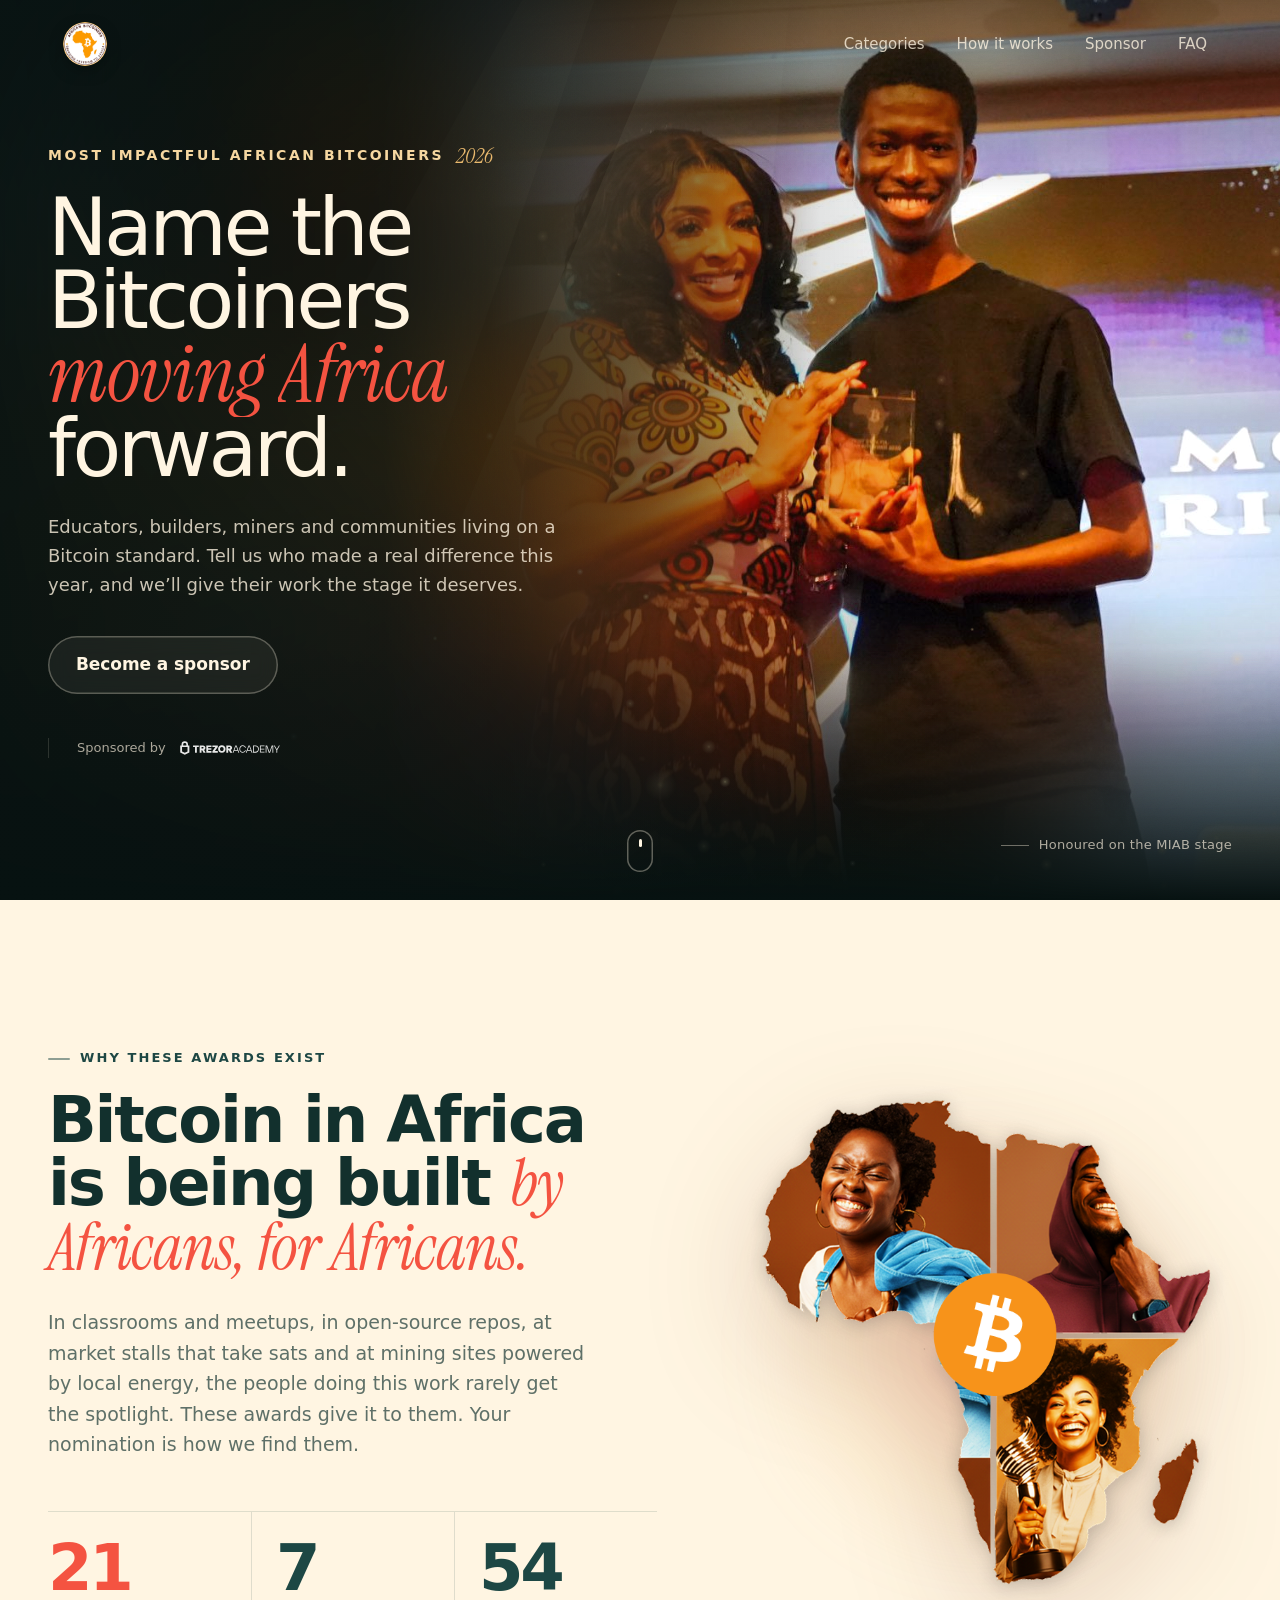
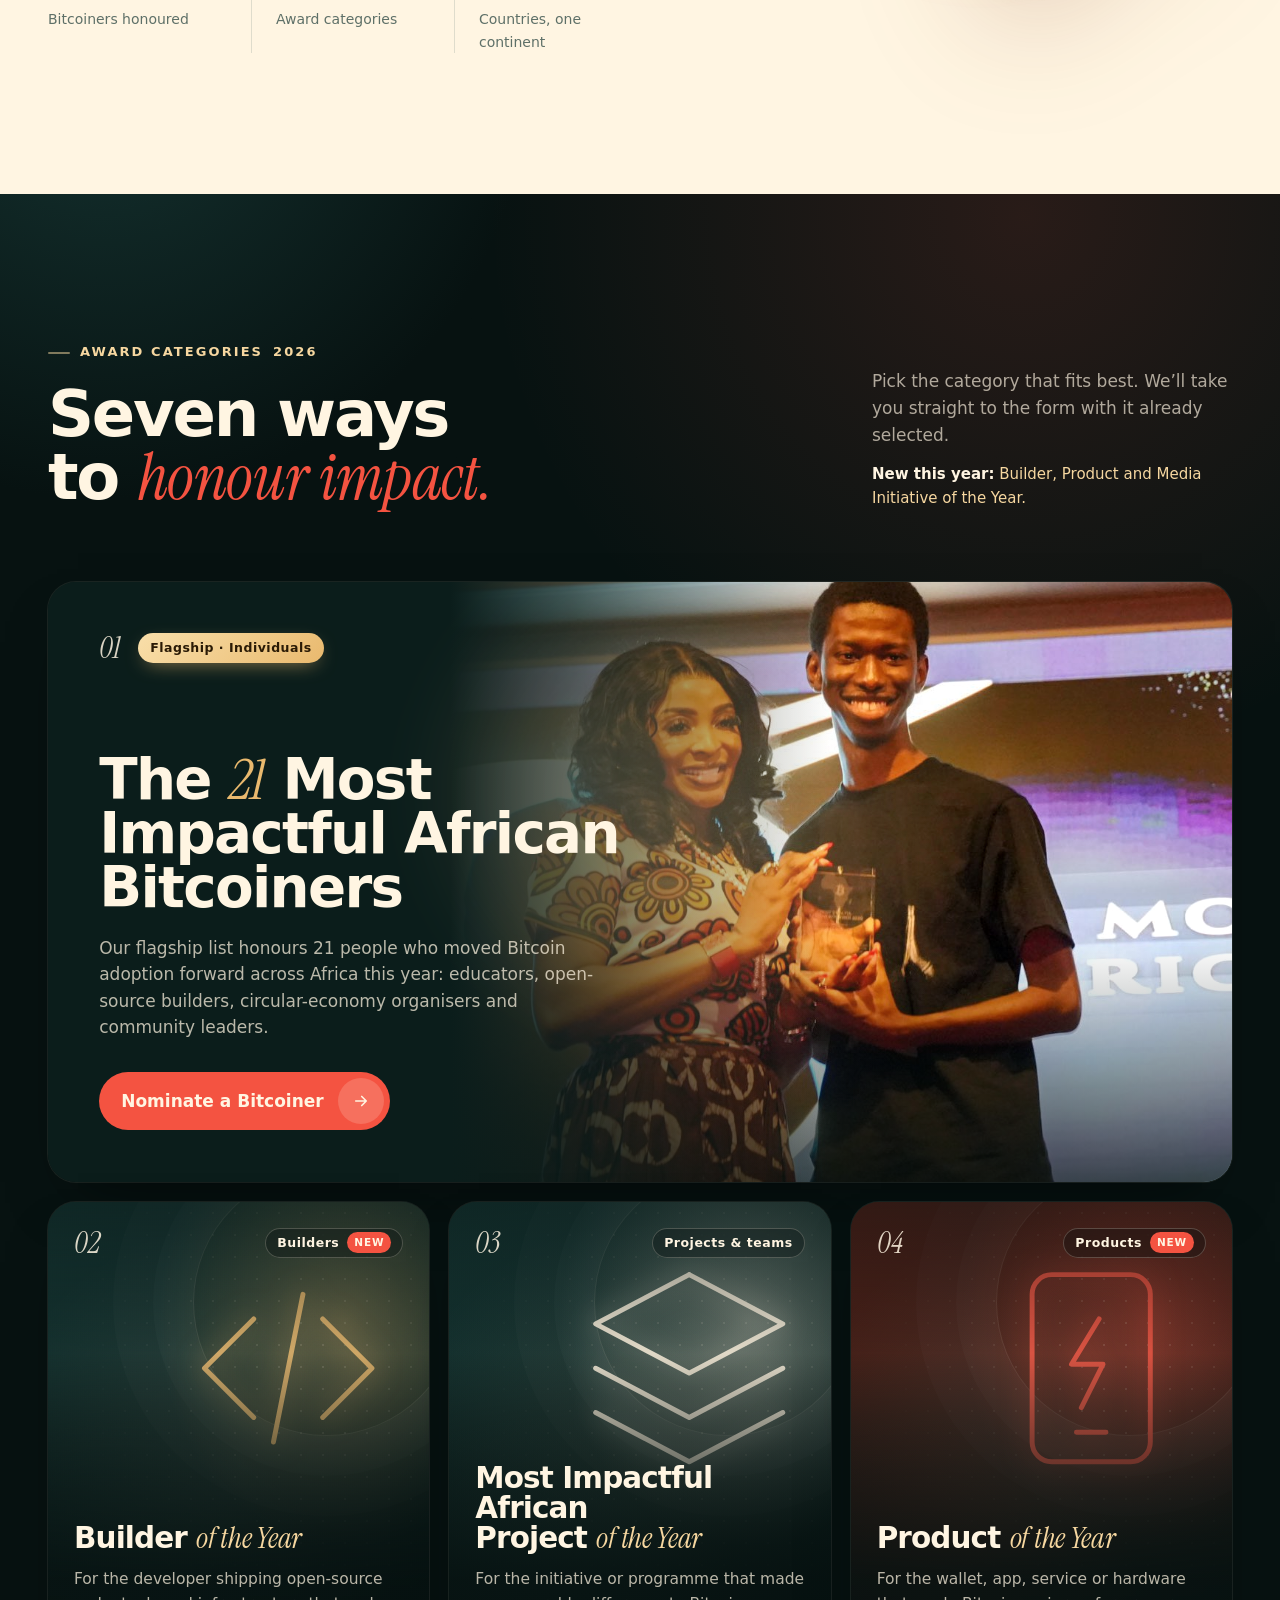
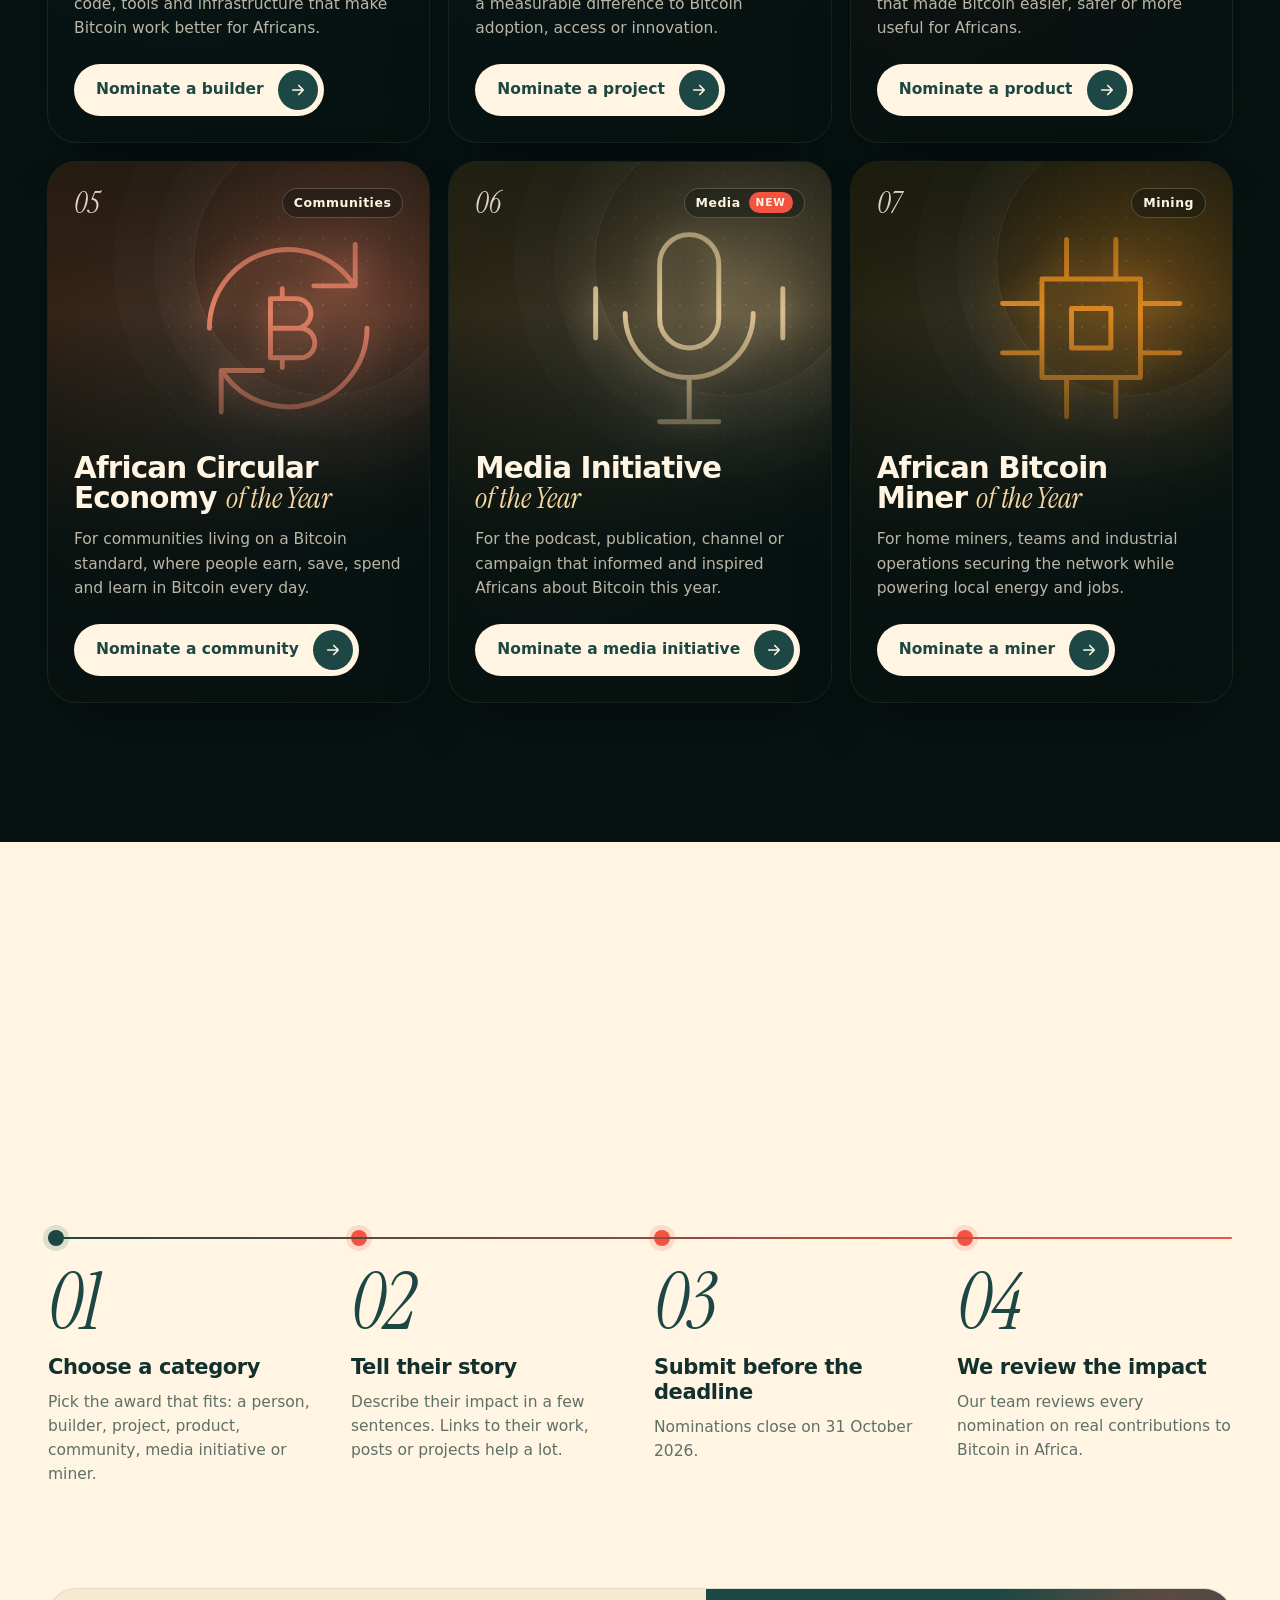
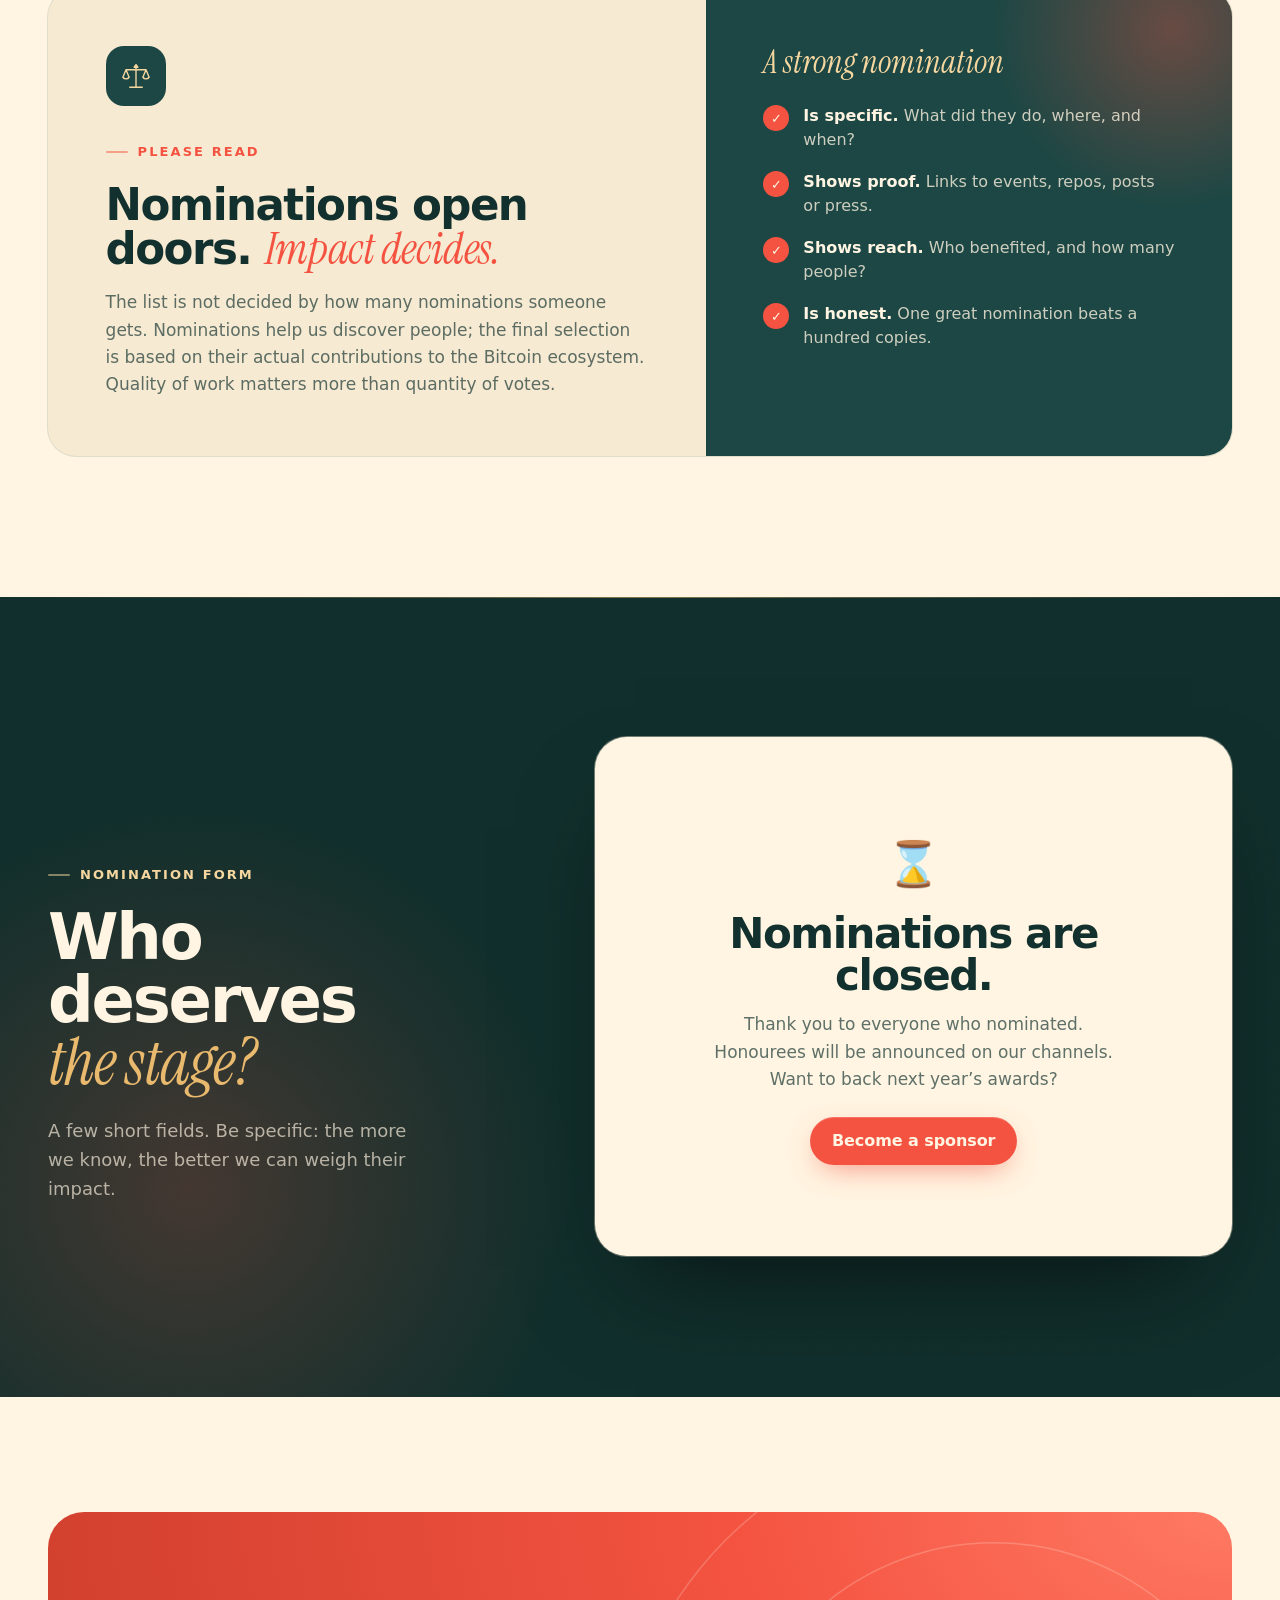
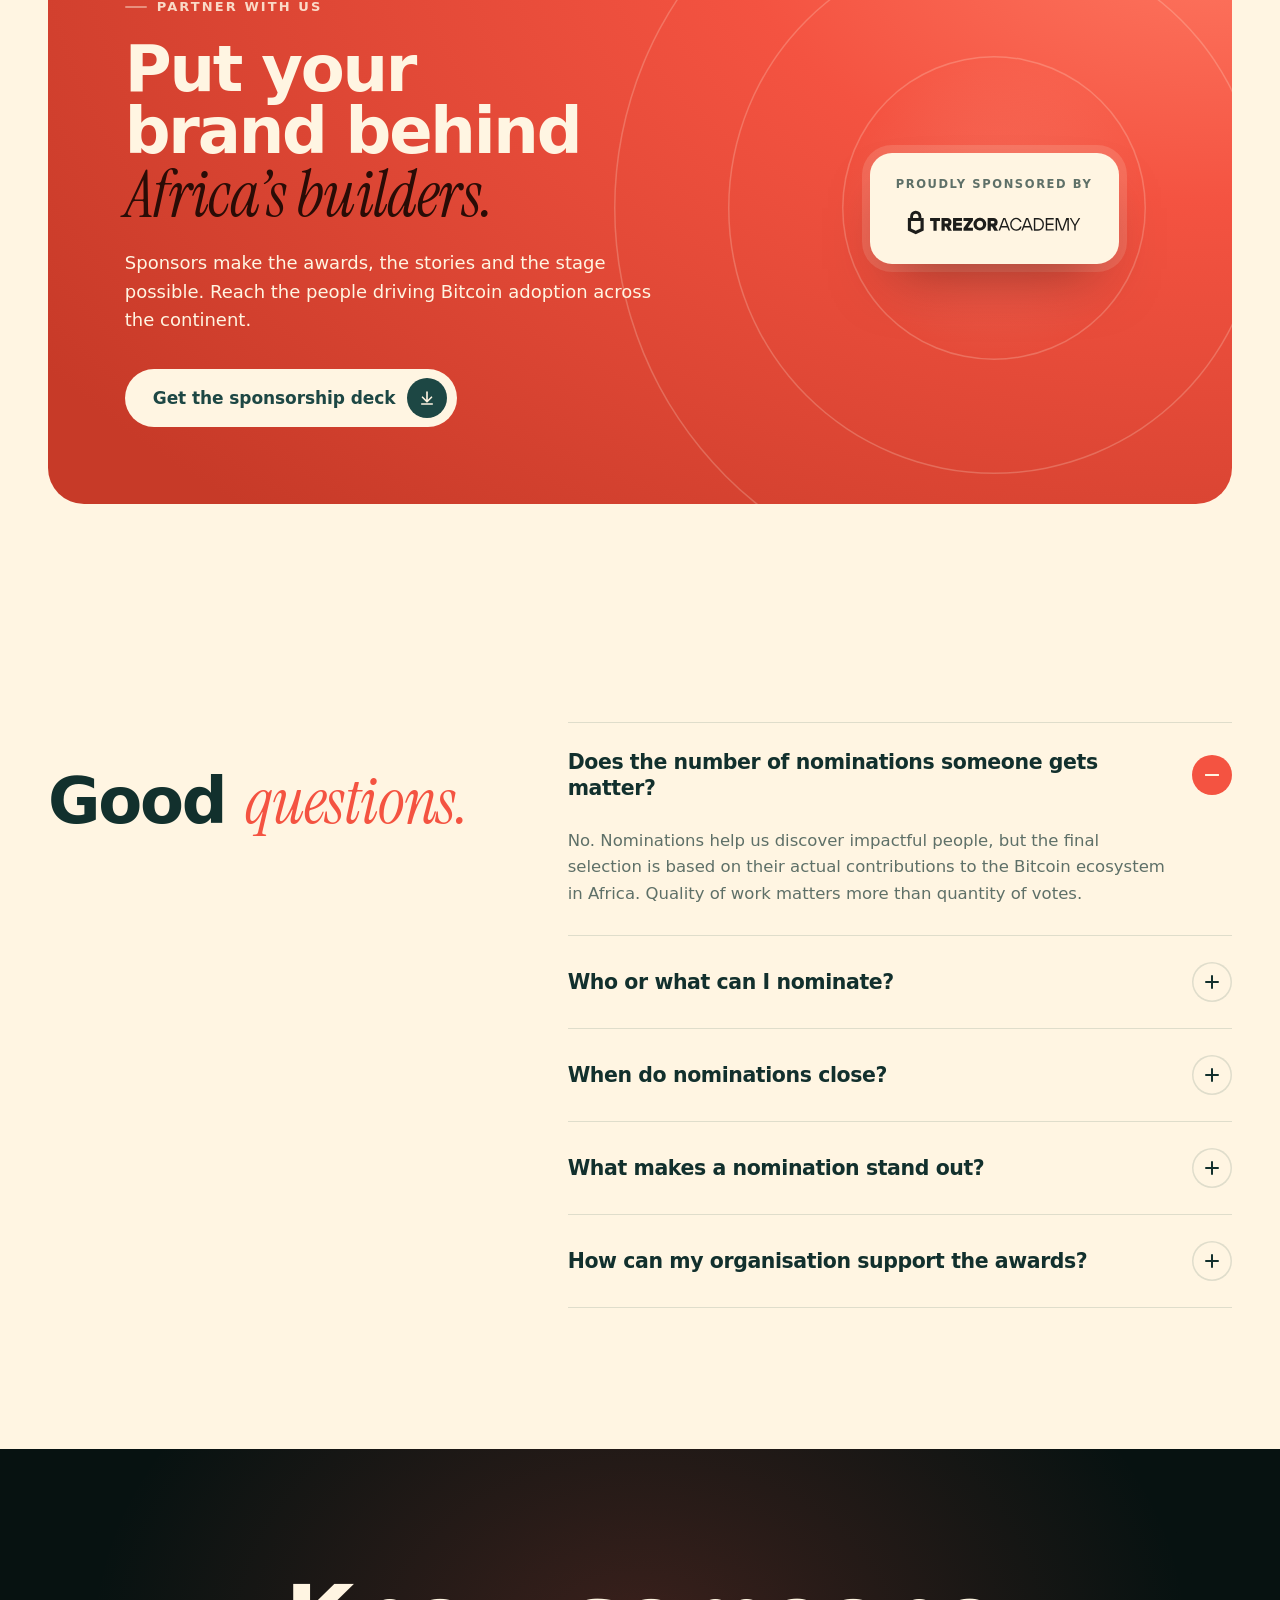
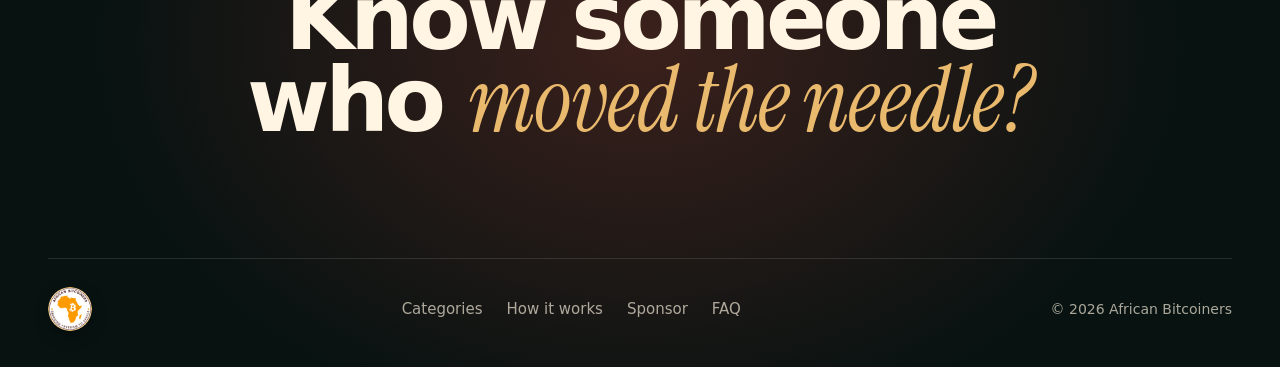
<file: index.html>
<!doctype html>
<html lang="en">
<head>
  <meta charset="utf-8">
  <meta name="viewport" content="width=device-width, initial-scale=1, viewport-fit=cover">
  <title>Most Impactful African Bitcoiners · Nominations</title>
  <meta name="description" content="Nominate the educators, builders, miners and communities moving Bitcoin forward in Africa. Most Impactful African Bitcoiners awards, by African Bitcoiners.">
  <meta name="theme-color" content="#071312">
  <link rel="icon" href="assets/logo-seal.png">

  <link rel="preconnect" href="https://api.fontshare.com" crossorigin>
  <link rel="preconnect" href="https://fonts.googleapis.com">
  <link rel="preconnect" href="https://fonts.gstatic.com" crossorigin>
  <link rel="stylesheet" href="https://api.fontshare.com/v2/css?f[]=satoshi@400,500,700,900&display=swap">
  <link rel="stylesheet" href="https://fonts.googleapis.com/css2?family=Instrument+Serif:ital@0;1&display=swap">

  <link rel="preload" as="image" href="assets/winner.jpg" fetchpriority="high">
  <link rel="stylesheet" href="styles.css?v=4">
  <script>document.documentElement.classList.add('js')</script>
</head>
<body>
  <a class="skip" href="#main">Skip to content</a>

  <!-- ============ NAV ============ -->
  <header class="nav" data-nav>
    <div class="nav__inner">
      <a class="nav__brand" href="#top" aria-label="Most Impactful African Bitcoiners, back to top">
        <img src="assets/logo-seal.png" alt="African Bitcoiners" width="44" height="44">
      </a>
      <nav class="nav__links" aria-label="Page sections">
        <a href="#categories">Categories</a>
        <a href="#how">How it works</a>
        <a href="#sponsor">Sponsor</a>
        <a href="#faq">FAQ</a>
      </nav>
      <a class="btn btn--coral btn--sm nav__cta" href="#nominate" data-when-open>Nominate</a>
    </div>
  </header>

  <main id="main">

    <!-- ============ HERO ============ -->
    <section class="hero" id="top" aria-labelledby="hero-title">
      <div class="hero__ambient" aria-hidden="true"><img src="assets/winner.jpg" alt=""></div>
      <div class="hero__beams" aria-hidden="true" data-parallax="-22"><span></span><span></span><span></span></div>

      <figure class="hero__photo" data-parallax="12">
        <img src="assets/winner.jpg" width="1101" height="1080" fetchpriority="high"
             alt="An honouree smiles as he receives a crystal award on stage at the Most Impactful African Bitcoiners ceremony.">
        <span class="hero__glow" aria-hidden="true"></span>
      </figure>

      <canvas class="hero__dust" aria-hidden="true"></canvas>
      <div class="hero__shade" aria-hidden="true"></div>
      <div class="grain" aria-hidden="true"></div>

      <div class="hero__content container">
        <p class="hero__kicker" data-intro="1">Most Impactful African Bitcoiners <span class="hero__year" data-year>2026</span></p>

        <h1 class="hero__title" id="hero-title" data-split>Name the Bitcoiners <em>moving Africa</em> forward.</h1>

        <p class="hero__lede" data-intro="3">
          Educators, builders, miners and communities living on a Bitcoin standard. Tell us who made a real difference this year, and we’ll give their work the stage it deserves.
        </p>

        <div class="hero__ctas" data-intro="4">
          <a class="btn btn--coral btn--lg" href="#nominate" data-when-open>
            Nominate someone
            <span class="btn__icon" aria-hidden="true"><svg viewBox="0 0 24 24"><path d="M5 12h14M13 6l6 6-6 6"/></svg></span>
          </a>
          <a class="btn btn--ghost btn--lg" href="https://maroon-rail-355219.hostingersite.com/wp-content/uploads/2025/10/MIAB-sponsorship-deck-2025.pdf" target="_blank" rel="noopener">Become a sponsor</a>
        </div>

        <div class="hero__meta" data-intro="5">
          <div class="countdown" data-when-open aria-hidden="true">
            <span class="countdown__label">Closes in</span>
            <span class="countdown__unit"><b data-cd="d">00</b><i>days</i></span>
            <span class="countdown__unit"><b data-cd="h">00</b><i>hrs</i></span>
            <span class="countdown__unit"><b data-cd="m">00</b><i>min</i></span>
            <span class="countdown__unit"><b data-cd="s">00</b><i>sec</i></span>
          </div>
          <p class="sr-only" data-deadline-long>Nominations close on 31 October 2026.</p>
          <div class="sponsor-chip">
            <span>Sponsored by</span>
            <img src="assets/trezor-academy.svg" alt="Trezor Academy" width="118" height="23">
          </div>
        </div>
      </div>

      <p class="hero__caption" data-intro="6"><span></span>Honoured on the MIAB stage</p>

      <a class="hero__scroll" href="#about" aria-label="Scroll to learn more"><span></span></a>
    </section>

    <!-- ============ INTRO ============ -->
    <section class="intro section section--cream" id="about" aria-labelledby="intro-title">
      <div class="container intro__grid">
        <div class="intro__text">
          <p class="eyebrow" data-reveal>Why these awards exist</p>
          <h2 class="h2" id="intro-title" data-reveal>Bitcoin in Africa is being built <em>by Africans, for&nbsp;Africans.</em></h2>
          <p class="intro__body" data-reveal>
            In classrooms and meetups, in open-source repos, at market stalls that take sats and at mining sites powered by local energy, the people doing this work rarely get the spotlight. These awards give it to them. Your nomination is how we find them.
          </p>

          <dl class="stats" data-reveal>
            <div class="stat"><dt>Bitcoiners honoured</dt><dd data-count="21">21</dd></div>
            <div class="stat"><dt>Award categories</dt><dd data-count="7">7</dd></div>
            <div class="stat"><dt>Countries, one continent</dt><dd data-count="54">54</dd></div>
          </dl>
        </div>

        <div class="intro__art" data-reveal>
          <div class="intro__halo" aria-hidden="true"></div>
          <img src="assets/africa.png" width="709" height="759" loading="lazy"
               alt="A map of Africa filled with portraits of smiling African Bitcoiners around a Bitcoin symbol.">
        </div>
      </div>
    </section>

    <!-- ============ CATEGORIES ============ -->
    <section class="cats section section--ink" id="categories" aria-labelledby="cats-title">
      <div class="grain" aria-hidden="true"></div>
      <div class="container">
        <header class="section-head">
          <div>
            <p class="eyebrow eyebrow--light" data-reveal>Award categories <span data-year>2026</span></p>
            <h2 class="h2" id="cats-title" data-reveal>Seven ways to <em>honour impact.</em></h2>
          </div>
          <p class="section-head__aside" data-reveal>Pick the category that fits best. We’ll take you straight to the form with it already selected. <span class="new-note"><b>New this year:</b> Builder, Product and Media Initiative of the Year.</span></p>
        </header>

        <div class="cats__grid">
          <!-- 01 Flagship -->
          <article class="cat cat--feature" data-reveal data-spotlight>
            <div class="cat__media"><img src="assets/winner.jpg" width="1101" height="1080" loading="lazy" alt="An honouree smiles as he receives a crystal award on stage."></div>
            <div class="cat__shade" aria-hidden="true"></div>
            <div class="cat__top">
              <span class="cat__num">01</span>
              <span class="chip chip--gold">Flagship · Individuals</span>
            </div>
            <div class="cat__body">
              <h3 class="cat__title">The <em>21</em> Most Impactful African Bitcoiners</h3>
              <p class="cat__desc">Our flagship list honours 21 people who moved Bitcoin adoption forward across Africa this year: educators, open-source builders, circular-economy organisers and community leaders.</p>
              <button class="cat__cta" type="button" data-nominate="individual">
                Nominate a Bitcoiner
                <span class="cat__arrow" aria-hidden="true"><svg viewBox="0 0 24 24"><path d="M5 12h14M13 6l6 6-6 6"/></svg></span>
              </button>
            </div>
          </article>

          <!-- 02 Builder (new) -->
          <article class="cat cat--art" data-reveal style="--d:1; --art-a:#1d4744; --art-b:#e9b96e" data-spotlight>
            <div class="cat__media cat__art" aria-hidden="true">
              <svg class="cat__art-icon" viewBox="0 0 24 24"><path d="M8.5 7 3.5 12l5 5M15.5 7l5 5-5 5M13.5 4.5l-3 15"/></svg>
            </div>
            <div class="cat__shade" aria-hidden="true"></div>
            <div class="cat__top">
              <span class="cat__num">02</span>
              <span class="chip">Builders <i class="chip__new">New</i></span>
            </div>
            <div class="cat__body">
              <h3 class="cat__title">Builder <em>of the Year</em></h3>
              <p class="cat__desc">For the developer shipping open-source code, tools and infrastructure that make Bitcoin work better for Africans.</p>
              <button class="cat__cta" type="button" data-nominate="builder">
                Nominate a builder
                <span class="cat__arrow" aria-hidden="true"><svg viewBox="0 0 24 24"><path d="M5 12h14M13 6l6 6-6 6"/></svg></span>
              </button>
            </div>
          </article>

          <!-- 03 Project -->
          <article class="cat cat--art" data-reveal style="--d:2; --art-a:#1d4744; --art-b:#fff5e2" data-spotlight>
            <div class="cat__media cat__art" aria-hidden="true">
              <svg class="cat__art-icon" viewBox="0 0 24 24"><path d="M12 2.5 21.5 7.5 12 12.5 2.5 7.5 12 2.5ZM2.5 12 12 17l9.5-5M2.5 16.5 12 21.5l9.5-5"/></svg>
            </div>
            <div class="cat__shade" aria-hidden="true"></div>
            <div class="cat__top">
              <span class="cat__num">03</span>
              <span class="chip">Projects &amp; teams</span>
            </div>
            <div class="cat__body">
              <h3 class="cat__title">Most Impactful African Project <em>of the Year</em></h3>
              <p class="cat__desc">For the initiative or programme that made a measurable difference to Bitcoin adoption, access or innovation.</p>
              <button class="cat__cta" type="button" data-nominate="project">
                Nominate a project
                <span class="cat__arrow" aria-hidden="true"><svg viewBox="0 0 24 24"><path d="M5 12h14M13 6l6 6-6 6"/></svg></span>
              </button>
            </div>
          </article>

          <!-- 04 Product (new) -->
          <article class="cat cat--art" data-reveal style="--d:3; --art-a:#7a2418; --art-b:#f45341" data-spotlight>
            <div class="cat__media cat__art" aria-hidden="true">
              <svg class="cat__art-icon" viewBox="0 0 24 24"><path d="M8 2.5h8a2 2 0 0 1 2 2v15a2 2 0 0 1-2 2H8a2 2 0 0 1-2-2v-15a2 2 0 0 1 2-2ZM10.5 18.5h3M12.8 7 10 11.6h3.2L11 16"/></svg>
            </div>
            <div class="cat__shade" aria-hidden="true"></div>
            <div class="cat__top">
              <span class="cat__num">04</span>
              <span class="chip">Products <i class="chip__new">New</i></span>
            </div>
            <div class="cat__body">
              <h3 class="cat__title">Product <em>of the Year</em></h3>
              <p class="cat__desc">For the wallet, app, service or hardware that made Bitcoin easier, safer or more useful for Africans.</p>
              <button class="cat__cta" type="button" data-nominate="product">
                Nominate a product
                <span class="cat__arrow" aria-hidden="true"><svg viewBox="0 0 24 24"><path d="M5 12h14M13 6l6 6-6 6"/></svg></span>
              </button>
            </div>
          </article>

          <!-- 05 Circular economy -->
          <article class="cat cat--art" data-reveal style="--d:1; --art-a:#5a2a12; --art-b:#ff8a6b" data-spotlight>
            <div class="cat__media cat__art" aria-hidden="true">
              <svg class="cat__art-icon" viewBox="0 0 24 24"><path d="M20 12a8 8 0 0 1-14.6 4.5M4 12a8 8 0 0 1 14.6-4.5M18.8 3.5v4.2h-4.2M5.2 20.5v-4.2h4.2M10.2 9h2.6a1.5 1.5 0 0 1 0 3h-2.6V9Zm0 3h3a1.5 1.5 0 0 1 0 3h-3v-3Zm1.2-4v1m0 6v1"/></svg>
            </div>
            <div class="cat__shade" aria-hidden="true"></div>
            <div class="cat__top">
              <span class="cat__num">05</span>
              <span class="chip">Communities</span>
            </div>
            <div class="cat__body">
              <h3 class="cat__title">African Circular Economy <em>of the Year</em></h3>
              <p class="cat__desc">For communities living on a Bitcoin standard, where people earn, save, spend and learn in Bitcoin every day.</p>
              <button class="cat__cta" type="button" data-nominate="circular">
                Nominate a community
                <span class="cat__arrow" aria-hidden="true"><svg viewBox="0 0 24 24"><path d="M5 12h14M13 6l6 6-6 6"/></svg></span>
              </button>
            </div>
          </article>

          <!-- 06 Media (new) -->
          <article class="cat cat--art" data-reveal style="--d:2; --art-a:#4a3312; --art-b:#f6d7a0" data-spotlight>
            <div class="cat__media cat__art" aria-hidden="true">
              <svg class="cat__art-icon" viewBox="0 0 24 24"><path d="M12 2.5a3 3 0 0 1 3 3v5.5a3 3 0 0 1-6 0V5.5a3 3 0 0 1 3-3ZM5.5 10.5a6.5 6.5 0 0 0 13 0M12 17v4.5M9 21.5h6M2.5 8v5M21.5 8v5"/></svg>
            </div>
            <div class="cat__shade" aria-hidden="true"></div>
            <div class="cat__top">
              <span class="cat__num">06</span>
              <span class="chip">Media <i class="chip__new">New</i></span>
            </div>
            <div class="cat__body">
              <h3 class="cat__title">Media Initiative <em>of the Year</em></h3>
              <p class="cat__desc">For the podcast, publication, channel or campaign that informed and inspired Africans about Bitcoin this year.</p>
              <button class="cat__cta" type="button" data-nominate="media">
                Nominate a media initiative
                <span class="cat__arrow" aria-hidden="true"><svg viewBox="0 0 24 24"><path d="M5 12h14M13 6l6 6-6 6"/></svg></span>
              </button>
            </div>
          </article>

          <!-- 07 Miner -->
          <article class="cat cat--art" data-reveal style="--d:3; --art-a:#3d2a08; --art-b:#f7931a" data-spotlight>
            <div class="cat__media cat__art" aria-hidden="true">
              <svg class="cat__art-icon" viewBox="0 0 24 24"><path d="M7 7h10v10H7V7ZM10 10h4v4h-4v-4ZM9.5 3v4M14.5 3v4M9.5 17v4M14.5 17v4M3 9.5h4M3 14.5h4M17 9.5h4M17 14.5h4"/></svg>
            </div>
            <div class="cat__shade" aria-hidden="true"></div>
            <div class="cat__top">
              <span class="cat__num">07</span>
              <span class="chip">Mining</span>
            </div>
            <div class="cat__body">
              <h3 class="cat__title">African Bitcoin Miner <em>of the Year</em></h3>
              <p class="cat__desc">For home miners, teams and industrial operations securing the network while powering local energy and jobs.</p>
              <button class="cat__cta" type="button" data-nominate="miner">
                Nominate a miner
                <span class="cat__arrow" aria-hidden="true"><svg viewBox="0 0 24 24"><path d="M5 12h14M13 6l6 6-6 6"/></svg></span>
              </button>
            </div>
          </article>
        </div>
      </div>
    </section>

    
<!-- ============ HOW IT WORKS ============ -->
    <section class="how section section--cream" id="how" aria-labelledby="how-title">
      <div class="container">
        <header class="section-head">
          <div>
            <p class="eyebrow" data-reveal>How it works</p>
            <h2 class="h2" id="how-title" data-reveal>From nomination <em>to honour.</em></h2>
          </div>
          <p class="section-head__aside section-head__aside--dark" data-reveal>One thoughtful nomination is all it takes to put someone on our radar.</p>
        </header>

        <ol class="steps" data-steps>
          <li class="step" data-reveal style="--d:0">
            <span class="step__dot" aria-hidden="true"></span>
            <span class="step__num">01</span>
            <h3>Choose a category</h3>
            <p>Pick the award that fits: a person, builder, project, product, community, media initiative or miner.</p>
          </li>
          <li class="step" data-reveal style="--d:1">
            <span class="step__dot" aria-hidden="true"></span>
            <span class="step__num">02</span>
            <h3>Tell their story</h3>
            <p>Describe their impact in a few sentences. Links to their work, posts or projects help a lot.</p>
          </li>
          <li class="step" data-reveal style="--d:2">
            <span class="step__dot" aria-hidden="true"></span>
            <span class="step__num">03</span>
            <h3>Submit before the deadline</h3>
            <p data-deadline-step>Nominations close on 31 October 2026.</p>
          </li>
          <li class="step" data-reveal style="--d:3">
            <span class="step__dot" aria-hidden="true"></span>
            <span class="step__num">04</span>
            <h3>We review the impact</h3>
            <p>Our team reviews every nomination on real contributions to Bitcoin in Africa.</p>
          </li>
        </ol>

        <!-- Impact > popularity -->
        <div class="pledge" data-reveal>
          <div class="pledge__main">
            <span class="pledge__icon" aria-hidden="true">
              <svg viewBox="0 0 48 48"><path d="M24 6v36M14 42h20M8 14h32M8 14l-5 12a6 6 0 0 0 10 0L8 14Zm32 0-5 12a6 6 0 0 0 10 0l-5-12ZM24 6l-3 4h6l-3-4Z"/></svg>
            </span>
            <p class="eyebrow eyebrow--coral">Please read</p>
            <h3 class="pledge__title">Nominations open doors. <em>Impact decides.</em></h3>
            <p>The list is not decided by how many nominations someone gets. Nominations help us discover people; the final selection is based on their actual contributions to the Bitcoin ecosystem. Quality of work matters more than quantity of votes.</p>
          </div>
          <div class="pledge__list">
            <p class="pledge__list-title">A strong nomination</p>
            <ul>
              <li><span aria-hidden="true">✓</span><div><b>Is specific.</b> What did they do, where, and when?</div></li>
              <li><span aria-hidden="true">✓</span><div><b>Shows proof.</b> Links to events, repos, posts or press.</div></li>
              <li><span aria-hidden="true">✓</span><div><b>Shows reach.</b> Who benefited, and how many people?</div></li>
              <li><span aria-hidden="true">✓</span><div><b>Is honest.</b> One great nomination beats a hundred copies.</div></li>
            </ul>
          </div>
        </div>
      </div>
    </section>

    <!-- ============ NOMINATION FORM ============ -->
    <section class="nominate section section--teal" id="nominate" aria-labelledby="nominate-title">
      <div class="grain" aria-hidden="true"></div>
      <div class="nominate__glow" aria-hidden="true"></div>
      <div class="container nominate__grid">
        <div class="nominate__intro">
          <p class="eyebrow eyebrow--light" data-reveal>Nomination form</p>
          <h2 class="h2" id="nominate-title" data-reveal>Who deserves <em>the stage?</em></h2>
          <p class="nominate__lede" data-reveal>A few short fields. Be specific: the more we know, the better we can weigh their impact.</p>

          <div class="bigclock" data-reveal data-when-open aria-hidden="true">
            <p class="bigclock__label">Nominations close in</p>
            <div class="bigclock__row">
              <span><b data-cd="d">00</b><i>days</i></span>
              <span><b data-cd="h">00</b><i>hours</i></span>
              <span><b data-cd="m">00</b><i>mins</i></span>
              <span><b data-cd="s">00</b><i>secs</i></span>
            </div>
            <p class="bigclock__date" data-deadline-full>31 October 2026 · 00:00 GMT</p>
          </div>
        </div>

        <div class="formcard" data-reveal>
          <!-- Open state -->
          <form class="form" novalidate data-form data-when-open>
            <div class="field">
              <span class="form__label" id="cat-label">Category</span>
              <input type="hidden" name="category" value="individual">
              <div class="picker" data-picker>
                <button class="picker__btn" type="button" aria-haspopup="listbox" aria-expanded="false" aria-labelledby="cat-label picker-name" data-picker-btn>
                  <span class="picker__icon" aria-hidden="true" data-picker-icon></span>
                  <span class="picker__text"><b id="picker-name" data-picker-name>21 Most Impactful Bitcoiners</b><small data-picker-hint>Individuals driving adoption</small></span>
                  <span class="picker__chev" aria-hidden="true"></span>
                </button>
                <ul class="picker__list" role="listbox" tabindex="-1" aria-labelledby="cat-label" data-picker-list></ul>
              </div>
            </div>


            <div class="form__row">
              <div class="field">
                <label class="form__label" for="f-nominee" data-label-nominee>Nominee’s full name</label>
                <input id="f-nominee" name="nominee" type="text" autocomplete="off" required>
                <p class="field__err" role="alert"></p>
              </div>
              <div class="field">
                <label class="form__label" for="f-country">Country</label>
                <div class="select">
                  <select id="f-country" name="country" required>
                    <option value="" selected disabled>Select a country</option>
                  </select>
                </div>
                <p class="field__err" role="alert"></p>
              </div>
            </div>

            <div class="field">
              <label class="form__label" for="f-link">Link to their work <span class="opt">optional</span></label>
              <input id="f-link" name="link" type="url" inputmode="url" placeholder="X, Nostr, GitHub, website…">
              <p class="field__err" role="alert"></p>
            </div>

            <div class="field">
              <label class="form__label" for="f-story">Why are they impactful?</label>
              <div class="field__textarea">
                <textarea id="f-story" name="story" rows="5" maxlength="1200" required data-story placeholder="What did they do this year, and who benefited?"></textarea>
                <span class="field__count" data-count-out aria-hidden="true">0 / 1200</span>
              </div>
              <p class="field__err" role="alert"></p>
            </div>

            <div class="form__row">
              <div class="field">
                <label class="form__label" for="f-name">Your name</label>
                <input id="f-name" name="name" type="text" autocomplete="name" required>
                <p class="field__err" role="alert"></p>
              </div>
              <div class="field">
                <label class="form__label" for="f-email">Your email</label>
                <input id="f-email" name="email" type="email" autocomplete="email" required>
                <p class="field__err" role="alert"></p>
              </div>
            </div>

            <button class="btn btn--coral btn--lg btn--block" type="submit">
              Submit nomination
              <span class="btn__icon" aria-hidden="true"><svg viewBox="0 0 24 24"><path d="M5 12h14M13 6l6 6-6 6"/></svg></span>
            </button>
          </form>

          <!-- Success state -->
          <div class="done" data-done hidden tabindex="-1">
            <canvas class="done__confetti" aria-hidden="true"></canvas>
            <span class="done__check" aria-hidden="true"><svg viewBox="0 0 52 52"><circle cx="26" cy="26" r="24"/><path d="M15 27l7 7 15-16"/></svg></span>
            <h3>Nomination received.</h3>
            <p>Thank you for shining a light on <b data-done-name>them</b>. Know someone else who deserves it?</p>
            <button class="btn btn--ghost-dark" type="button" data-again>Nominate someone else</button>
          </div>

          <!-- Closed state -->
          <div class="closed" data-when-closed>
            <span class="closed__icon" aria-hidden="true">⌛</span>
            <h3>Nominations are closed.</h3>
            <p>Thank you to everyone who nominated. Honourees will be announced on our channels. Want to back next year’s awards?</p>
            <a class="btn btn--coral" href="https://maroon-rail-355219.hostingersite.com/wp-content/uploads/2025/10/MIAB-sponsorship-deck-2025.pdf" target="_blank" rel="noopener">Become a sponsor</a>
          </div>
        </div>
      </div>
    </section>

    <!-- ============ SPONSOR ============ -->
    <section class="sponsor section section--cream" id="sponsor" aria-labelledby="sponsor-title">
      <div class="container">
        <div class="sponsor__card" data-reveal>
          <div class="sponsor__rings">
            <span aria-hidden="true"></span><span aria-hidden="true"></span><span aria-hidden="true"></span>
            <div class="sponsor__current">
              <p>Proudly sponsored by</p>
              <img src="assets/trezor-academy.svg" alt="Trezor Academy" width="200" height="38">
            </div>
          </div>
          <div class="sponsor__text">
            <p class="eyebrow eyebrow--light">Partner with us</p>
            <h2 class="h2" id="sponsor-title">Put your brand behind <em>Africa’s builders.</em></h2>
            <p>Sponsors make the awards, the stories and the stage possible. Reach the people driving Bitcoin adoption across the continent.</p>
            <div class="sponsor__ctas">
              <a class="btn btn--cream btn--lg" href="https://maroon-rail-355219.hostingersite.com/wp-content/uploads/2025/10/MIAB-sponsorship-deck-2025.pdf" target="_blank" rel="noopener">
                Get the sponsorship deck
                <span class="btn__icon" aria-hidden="true"><svg viewBox="0 0 24 24"><path d="M12 4v12M6 11l6 6 6-6M5 20h14"/></svg></span>
              </a>
            </div>
          </div>
        </div>
      </div>
    </section>

    <!-- ============ FAQ ============ -->
    <section class="faq section section--cream" id="faq" aria-labelledby="faq-title">
      <div class="container faq__grid">
        <div>
          <p class="eyebrow" data-reveal>FAQ</p>
          <h2 class="h2" id="faq-title" data-reveal>Good <em>questions.</em></h2>
        </div>
        <div class="acc" data-reveal>
          <div class="acc__item">
            <h3><button class="acc__btn" aria-expanded="false" aria-controls="q1" id="q1-btn">Does the number of nominations someone gets matter?<span aria-hidden="true"></span></button></h3>
            <div class="acc__panel" id="q1" role="region" aria-labelledby="q1-btn"><div><p>No. Nominations help us discover impactful people, but the final selection is based on their actual contributions to the Bitcoin ecosystem in Africa. Quality of work matters more than quantity of votes.</p></div></div>
          </div>
          <div class="acc__item">
            <h3><button class="acc__btn" aria-expanded="false" aria-controls="q2" id="q2-btn">Who or what can I nominate?<span aria-hidden="true"></span></button></h3>
            <div class="acc__panel" id="q2" role="region" aria-labelledby="q2-btn"><div><p>There are seven categories: individuals for the 21 Most Impactful African Bitcoiners, developers for Builder of the Year, initiatives and programmes for Project of the Year, wallets, apps and services for Product of the Year, communities for Circular Economy of the Year, podcasts, publications and channels for Media Initiative of the Year, and home or industrial miners for Bitcoin Miner of the Year.</p></div></div>
          </div>
          <div class="acc__item">
            <h3><button class="acc__btn" aria-expanded="false" aria-controls="q3" id="q3-btn">When do nominations close?<span aria-hidden="true"></span></button></h3>
            <div class="acc__panel" id="q3" role="region" aria-labelledby="q3-btn"><div><p data-deadline-faq>Nominations close on 31 October 2026 at 00:00 GMT. Nominations received after the deadline won’t be considered.</p></div></div>
          </div>
          <div class="acc__item">
            <h3><button class="acc__btn" aria-expanded="false" aria-controls="q4" id="q4-btn">What makes a nomination stand out?<span aria-hidden="true"></span></button></h3>
            <div class="acc__panel" id="q4" role="region" aria-labelledby="q4-btn"><div><p>Be specific about what the nominee did this year, link to proof of their work, and tell us who benefited. A clear, honest story is far more useful than many copies of the same nomination.</p></div></div>
          </div>
          <div class="acc__item">
            <h3><button class="acc__btn" aria-expanded="false" aria-controls="q5" id="q5-btn">How can my organisation support the awards?<span aria-hidden="true"></span></button></h3>
            <div class="acc__panel" id="q5" role="region" aria-labelledby="q5-btn"><div><p>Download our <a href="https://maroon-rail-355219.hostingersite.com/wp-content/uploads/2025/10/MIAB-sponsorship-deck-2025.pdf" target="_blank" rel="noopener">sponsorship deck</a> to see the packages and get in touch with the African Bitcoiners team.</p></div></div>
          </div>
        </div>
      </div>
    </section>
  </main>

  <!-- ============ FOOTER ============ -->
  <footer class="footer">
    <div class="grain" aria-hidden="true"></div>
    <div class="container">
      <div class="footer__cta">
        <h2 class="footer__big">Know someone who <em>moved the needle?</em></h2>
        <a class="btn btn--coral btn--lg" href="#nominate" data-when-open>
          Nominate them
          <span class="btn__icon" aria-hidden="true"><svg viewBox="0 0 24 24"><path d="M5 12h14M13 6l6 6-6 6"/></svg></span>
        </a>
      </div>
      <div class="footer__bar">
        <a class="nav__brand" href="#top" aria-label="African Bitcoiners, back to top">
          <img src="assets/logo-seal.png" alt="African Bitcoiners" width="44" height="44">
        </a>
        <nav class="footer__links" aria-label="Footer">
          <a href="#categories">Categories</a>
          <a href="#how">How it works</a>
          <a href="#sponsor">Sponsor</a>
          <a href="#faq">FAQ</a>
        </nav>
        <p class="footer__copy">© <span data-year>2026</span> African Bitcoiners</p>
      </div>
    </div>
  </footer>

  <!-- Mobile sticky CTA -->
  <a class="dock btn btn--coral" href="#nominate" data-dock data-when-open>
    Nominate someone
    <span class="btn__icon" aria-hidden="true"><svg viewBox="0 0 24 24"><path d="M5 12h14M13 6l6 6-6 6"/></svg></span>
  </a>

  <script src="script.js?v=4" defer></script>
</body>
</html>
</file>
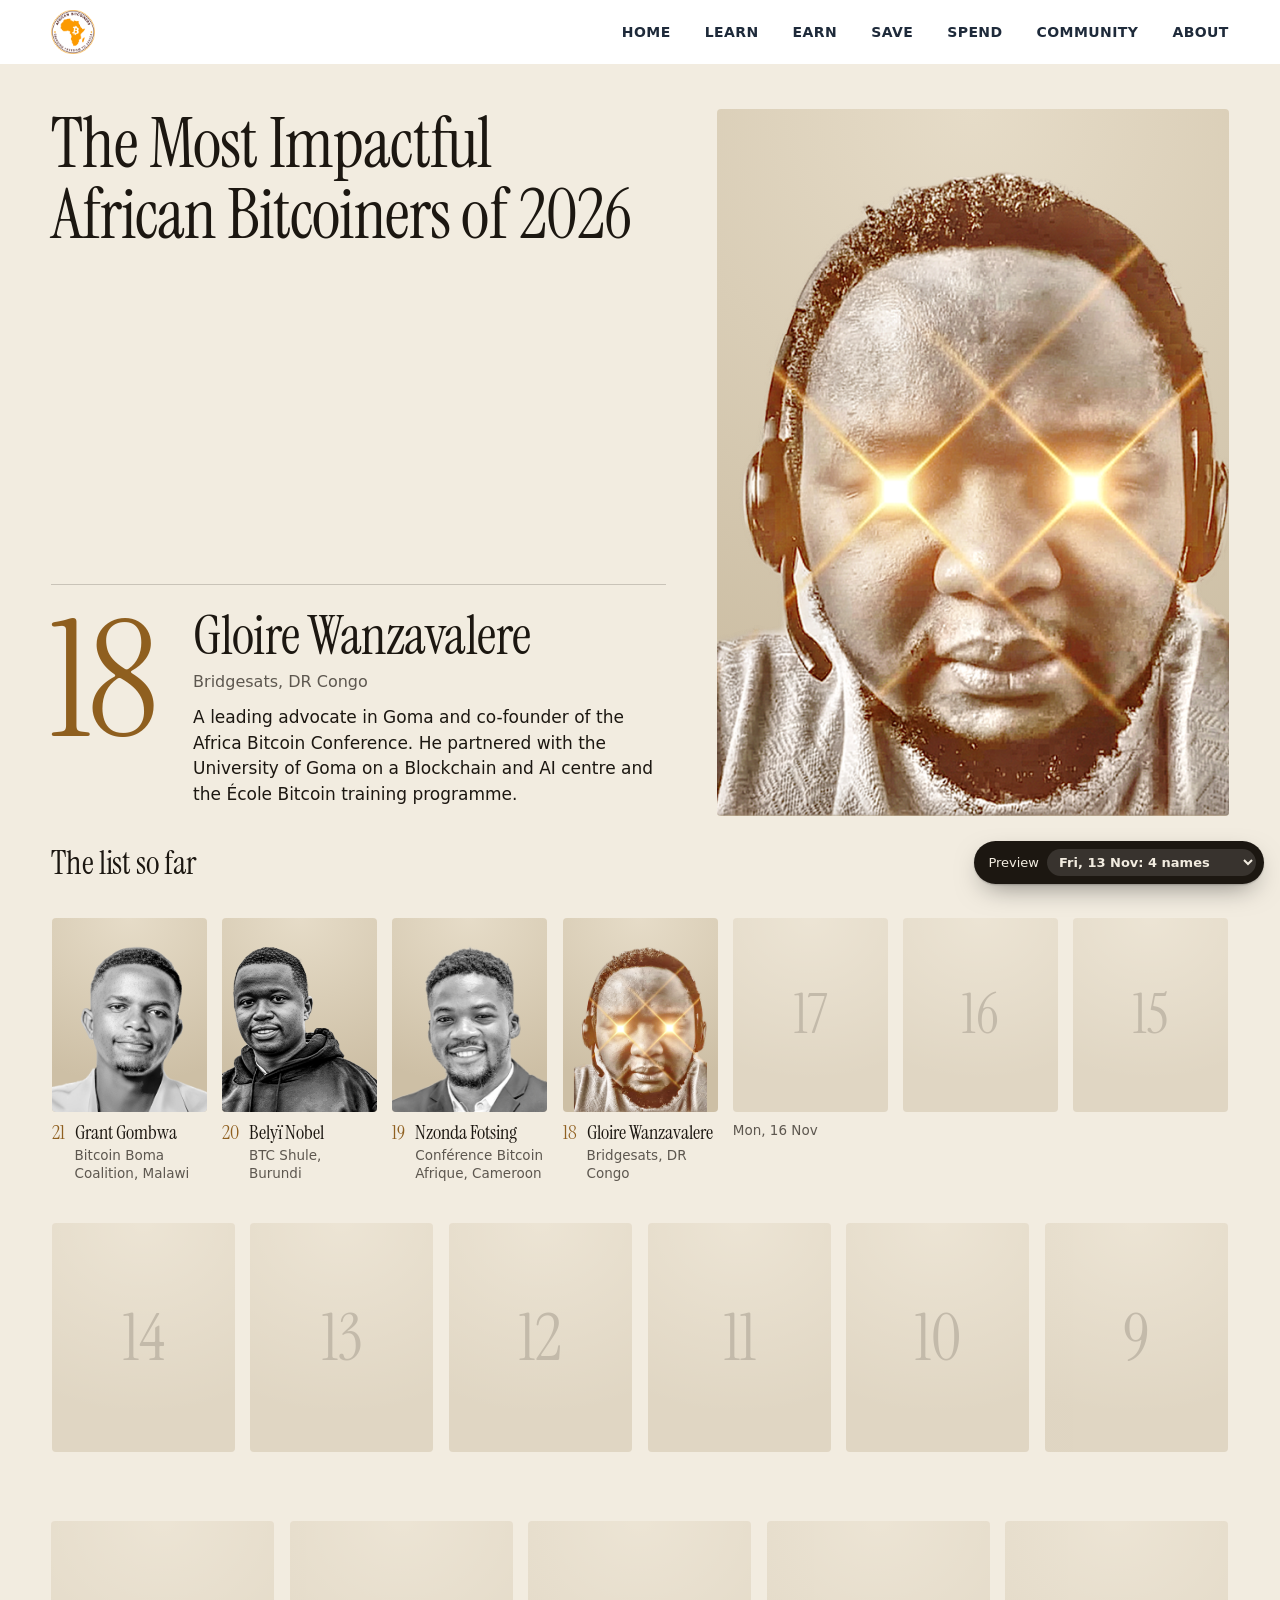
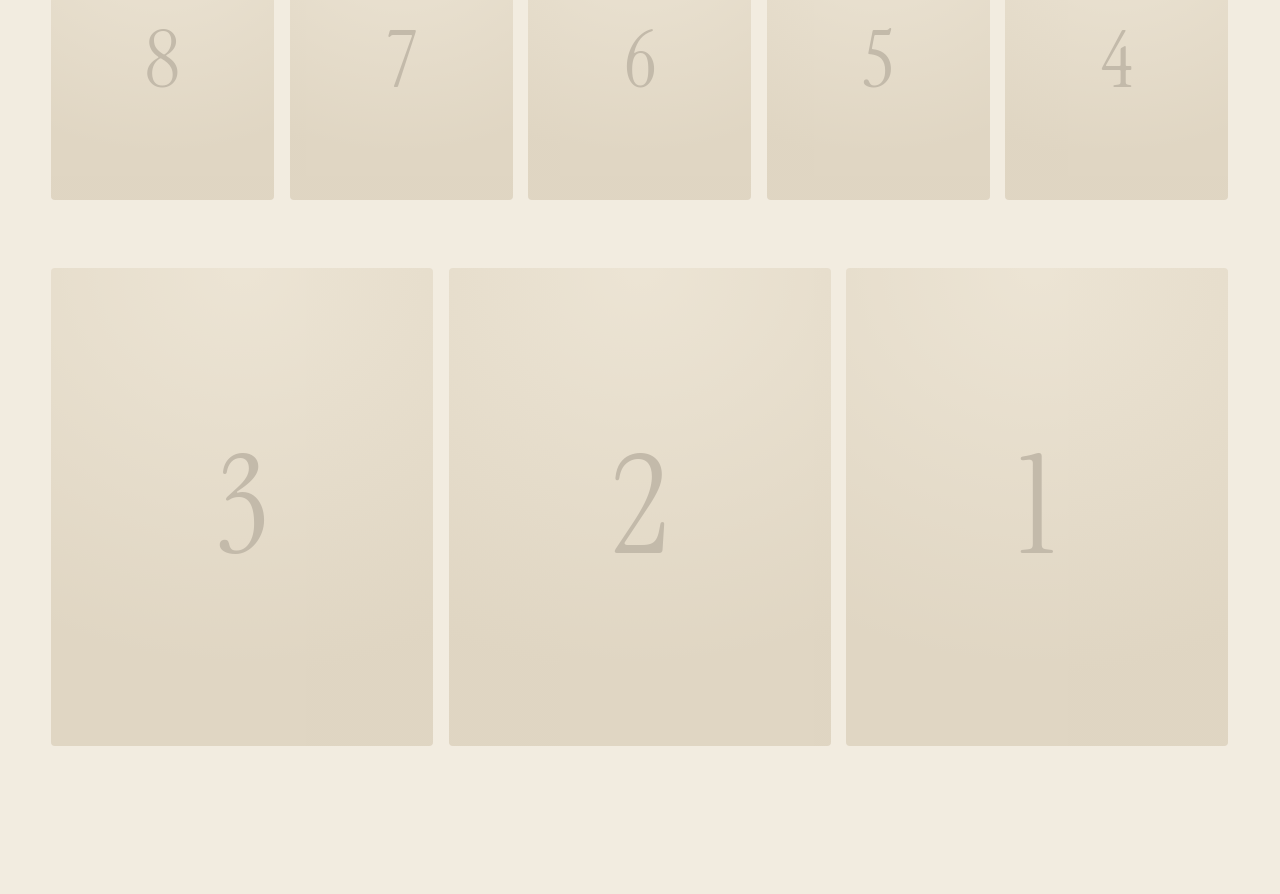
<file: list-2026/index.html>
<!doctype html>
<html lang="en">
<head>
<meta charset="utf-8"><meta name="viewport" content="width=device-width, initial-scale=1">
<meta name="robots" content="noindex">
<title>The Most Impactful African Bitcoiners of 2026</title>
<link rel="stylesheet" href="https://api.fontshare.com/v2/css?f[]=satoshi@400,500,700&display=swap">
<link rel="stylesheet" href="https://fonts.googleapis.com/css2?family=Instrument+Serif&display=swap">
<script>document.documentElement.dataset.c = new URLSearchParams(location.search).get('c') || 'paper';</script>
<style>
  :root {
    --bg: #0f0d0a; --fg: #f1e9da; --accent: #c6a15b; --pa: #40362a; --pb: #1b1713;
    --nav: 64px; --g: clamp(16px, 4vw, 64px); --gap: clamp(10px, 1.2vw, 18px);
    --serif: "Instrument Serif", Georgia, serif;
    --mute: color-mix(in oklch, var(--fg) 66%, var(--bg));
    --line: color-mix(in oklch, var(--fg) 17%, var(--bg));
    --plate: radial-gradient(120% 85% at 50% 0%, var(--pa), var(--pb));
    --ease: cubic-bezier(.22,1,.36,1);
  }
  [data-c="pine"]  { --bg: #0f2e2a; --fg: #f3ecdd; --accent: #d8b678; --pa: #33665d; --pb: #173d37; }
  [data-c="wine"]  { --bg: #2a0e12; --fg: #f5eadd; --accent: #dcae74; --pa: #6e2c33; --pb: #3b151a; }
  [data-c="paper"] { --bg: #f2ece0; --fg: #1c1711; --accent: #8f5f1f; --pa: #e6dcc8; --pb: #cdbfa5; }

  * { box-sizing: border-box; }
  html, body { margin: 0; overflow-x: clip; }
  body { background: var(--bg); color: var(--fg); font-family: Satoshi, system-ui, sans-serif; -webkit-font-smoothing: antialiased; }
  .vh { position: absolute; width: 1px; height: 1px; overflow: hidden; clip-path: inset(50%); }

  /* Stand-in for the bitcoiners.africa header, so the first screen is judged at its real height */
  .site { height: var(--nav); background: #fff; color: #1e2a3a; display: flex; align-items: center; justify-content: flex-end; gap: 34px; padding: 0 var(--g); font-size: 14px; font-weight: 700; letter-spacing: .03em; text-transform: uppercase; position: relative; }
  .site img { position: absolute; left: var(--g); top: 10px; height: 44px; }

  /* ── First screen: words on the left, a framed portrait on the right ── */
  .stage { display: grid; grid-template-columns: minmax(0, 1fr) 40vw; gap: 4vw; height: calc(100vh - var(--nav) - 84px); height: calc(100svh - var(--nav) - 84px); min-height: 580px; padding: clamp(24px, 5vh, 52px) var(--g) 0; }
  .left { display: flex; flex-direction: column; justify-content: space-between; gap: 24px; min-width: 0; padding-bottom: clamp(4px, 1vh, 12px); }

  h1 { margin: 0; font: 400 min(5.4vw, 11vh)/1.02 var(--serif); letter-spacing: -.012em; }
  h1 span { display: block; white-space: nowrap; }

  .honor { border-top: 1px solid var(--line); padding-top: clamp(16px, 2.8vh, 28px); display: grid; grid-template-columns: auto minmax(0, 1fr); gap: clamp(20px, 3vw, 44px); align-items: start; }
  .rank { font: 400 clamp(96px, 18vh, 172px)/.8 var(--serif); letter-spacing: -.02em; color: var(--accent); padding-top: .04em; }
  .honor h2 { margin: 0; font: 400 clamp(40px, min(4.2vw, 7.6vh), 64px)/1 var(--serif); letter-spacing: -.01em; text-wrap: balance; }
  .where { margin: 8px 0 14px; font-size: 16px; font-weight: 500; color: var(--mute); }
  .bio { margin: 0; max-width: 46ch; font-size: 17px; line-height: 1.5; }
  .home { all: unset; cursor: pointer; display: inline-block; margin-top: 14px; font-size: 15px; font-weight: 500; color: var(--mute); text-decoration: underline; text-underline-offset: 3px; }
  .home:hover { color: var(--fg); }
  .home:focus-visible, .row:focus-visible { outline: 1.5px solid currentColor; outline-offset: 3px; }
  .ln { animation: line .9s var(--ease) both; animation-delay: calc(var(--i) * 70ms + .1s); }
  @keyframes line { from { opacity: 0; transform: translateY(8px); } }

  .plate { position: relative; display: block; overflow: hidden; border-radius: 4px; background: var(--plate); }
  .hero { height: 100%; }
  .hero img { position: absolute; left: var(--x, 50%); top: var(--t, 0); height: var(--h, 100%); z-index: var(--z, 1); max-width: none; translate: -50% 0; opacity: 0; transform: translateY(2%); transition: opacity .6s linear, transform 1.2s var(--ease); }
  .hero img.on { opacity: 1; transform: none; transition-delay: var(--d, 0s); }

  /* Conference: the three called together */
  .rows { border-top: 1px solid var(--line); }
  .row { all: unset; cursor: pointer; display: grid; grid-template-columns: clamp(52px, 5vw, 76px) 1fr; align-items: center; width: 100%; padding: clamp(8px, 1.5vh, 14px) 0; border-bottom: 1px solid var(--line); }
  .row i { font: 400 clamp(46px, 7.5vh, 66px)/1 var(--serif); font-style: normal; color: var(--accent); }
  .row b { display: block; font: 400 clamp(28px, min(2.8vw, 5vh), 42px)/1.05 var(--serif); }
  .row span { font-size: 15px; font-weight: 500; color: var(--mute); }

  /* ── Below: the list so far, same plate for everyone ── */
  .run { padding: 0 var(--g) clamp(48px, 8vh, 96px); }
  .runhead { display: flex; align-items: baseline; justify-content: space-between; gap: 20px; height: 84px; padding-top: 30px; }
  .runhead h2 { margin: 0; font: 400 clamp(28px, 2.6vw, 38px)/1 var(--serif); letter-spacing: -.01em; }
  .runhead span { font-size: 15px; font-weight: 500; color: var(--mute); }
  .list { max-width: 1320px; margin: clamp(8px, 2vh, 24px) auto 0; display: grid; gap: clamp(28px, 4.5vh, 52px); }
  .tier { display: flex; flex-wrap: wrap; justify-content: center; align-items: flex-start; gap: clamp(22px, 3vh, 34px) var(--gap); }
  .t7 { --cols: 7; --nm: 20px; } .t6 { --cols: 6; --nm: 22px; } .t5 { --cols: 5; --nm: 25px; } .t3 { --cols: 3; --nm: 36px; }
  .tile { all: unset; display: block; flex: 0 0 calc((100% - (var(--cols) - 1) * var(--gap)) / var(--cols) - .1px); min-width: 0; }
  button.tile { cursor: pointer; }
  .tile .plate { aspect-ratio: 4 / 5; container-type: inline-size; }
  .tile img { position: absolute; left: 50%; translate: -50% 0; max-width: none; filter: grayscale(1) contrast(1.04); transform-origin: 50% 30%; transition: filter .35s linear, transform .9s var(--ease); }
  .tile.today img, button.tile:hover img, button.tile:focus-visible img { filter: none; }
  button.tile:hover img { transform: scale(1.03); }
  button.tile:focus-visible .plate { outline: 1.5px solid var(--fg); outline-offset: 3px; }
  .capt { display: grid; grid-template-columns: auto minmax(0, 1fr); column-gap: .5em; align-items: baseline; padding-top: 10px; font: 400 var(--nm)/1.08 var(--serif); }
  .capt .no { color: var(--accent); }
  .capt .org { grid-column: 2; margin-top: 4px; font: 500 13.5px/1.3 Satoshi, system-ui, sans-serif; color: var(--mute); }
  .t3 .capt { padding-top: 14px; } .t3 .capt .org { font-size: 15px; margin-top: 6px; }
  .locked .plate { opacity: .5; }
  .locked .big { position: absolute; inset: 0; display: grid; place-items: center; font: 400 64px/1 var(--serif); font-size: 36cqi; color: color-mix(in oklch, var(--fg) 30%, var(--pb)); }
  .locked .capt { display: block; font: 500 13.5px/1.3 Satoshi, system-ui, sans-serif; color: var(--mute); min-height: 28px; }
  .tile.new { opacity: 0; }
  .tile.new.in { opacity: 1; animation: arrive 1.2s var(--ease) both; animation-delay: calc(var(--seq, 0) * 160ms + .1s); }
  @keyframes arrive { from { opacity: 0; transform: translateY(14px); } }

  /* Preview control: for reviewing the design only, not part of the final page */
  .pv { position: fixed; z-index: 50; right: 16px; bottom: 16px; display: flex; align-items: center; gap: 8px; padding: 8px 8px 8px 14px; border-radius: 99px; background: #1c1711; color: #f2ece0; font-size: 13px; font-weight: 500; box-shadow: 0 1px 2px #0003, 0 10px 28px -10px #0008; }
  .pv select { font: inherit; font-weight: 700; color: inherit; background: #ffffff1f; border: 0; border-radius: 99px; padding: 5px 8px; cursor: pointer; }
  .pv select:focus-visible { outline: 1.5px solid currentColor; outline-offset: 2px; }
  .pv option { color: #1c1711; background: #fff; }
  .run { padding-bottom: 120px; }
  @media (max-width: 1100px) { .t7 { --cols: 4; } .t6, .t5 { --cols: 3; } }
  @media (max-width: 820px) {
    :root { --nav: 56px; }
    .site { justify-content: flex-start; } .site span { display: none; } .site img { top: 9px; height: 38px; left: 16px; }
    .stage { display: flex; flex-direction: column; height: auto; min-height: 0; gap: 18px; padding-top: 20px; }
    .left { display: contents; }
    h1 { order: 0; font-size: min(10.4vw, 44px); } h1 span { white-space: normal; }
    .hero { order: 1; height: 54svh; flex: none; }
    #body { order: 2; }
    .honor { gap: 16px; border-top: 0; padding-top: 0; }
    .rank { font-size: 92px; } .honor h2 { font-size: 42px; } .bio { font-size: 16.5px; }
    .runhead { height: auto; padding: 44px 0 4px; }
  }
  @media (max-width: 640px) {
    .t7, .t6 { --cols: 3; --nm: 18px; } .t5 { --cols: 2; --nm: 22px; } .t3 { --cols: 1; --nm: 32px; }
    .capt { grid-template-columns: minmax(0, 1fr); } .capt .org { grid-column: 1; }
    .t3 .capt, .t5 .capt { grid-template-columns: auto minmax(0, 1fr); } .t3 .capt .org, .t5 .capt .org { grid-column: 2; }
  }
  @media (prefers-reduced-motion: reduce) {
    .ln, .tile.new.in { animation: none; }
    .tile.new { opacity: 1; }
    * { transition-duration: .01ms !important; transition-delay: 0s !important; }
  }
</style>
</head>
<body>
<header class="site" inert><img src="../assets/logo-seal.png" alt=""><span>Home</span><span>Learn</span><span>Earn</span><span>Save</span><span>Spend</span><span>Community</span><span>About</span></header>
<main>
  <section class="stage" aria-label="Today's name" id="stage">
    <div class="left">
      <h1><span>The Most Impactful</span> <span>African Bitcoiners of 2026</span></h1>
      <div id="body" aria-live="polite"></div>
    </div>
    <div class="plate hero" id="hero" aria-hidden="true"></div>
  </section>

  <section class="run" aria-labelledby="runh">
    <div class="runhead"><h2 id="runh"></h2><span id="count"></span></div>
    <div class="list" id="list"></div>
  </section>
</main>
<label class="pv" id="pv" title="Design preview. The people shown are sample content from the 2025 list.">Preview<select id="pvs" aria-label="Preview the page on a day of the run"></select></label>

<script src="data.js"></script>
<script src="schedule.js"></script>
<script>
/* ─────────────────────────────────────────────
 * STORYBOARD (page load). One slow, quiet entrance, nothing else moves.
 *     0ms  portrait fades in on its plate and settles by a few pixels (1.2s)
 *   100ms  rank, name, place, bio arrive 70ms apart
 * When today's plate in the list scrolls into view:
 *   100ms  it fades up into place, the only one in colour
 * Conference: three portraits share the plate, 3, then 2, then 1, 180ms apart.
 * ───────────────────────────────────────────── */
const $ = (s) => document.querySelector(s);
const reduce = matchMedia('(prefers-reduced-motion: reduce)').matches;
// How much of each photo's height the head takes, so close and far crops end up alike
const HEAD = { 1:.3, 2:.33, 3:.5, 4:.32, 5:.25, 6:.27, 7:.37, 8:.3, 9:.33, 10:.4, 11:.3, 12:.22, 13:.25, 14:.25, 15:.33, 16:.2, 17:.3, 18:.55, 19:.22, 20:.2, 21:.25 };
const list = PEOPLE.filter(isOut);
const today = isConference ? 0 : 21 - DAY; // 0 means the top three together
const person = (r) => PEOPLE[r - 1];

/* The portrait on the first screen */
const hero = $('#hero'), imgs = {};
list.forEach((p) => { const im = new Image(); im.alt = ''; im.src = photo(p); hero.append(im); imgs[p.rank] = im; });
const TRIO = { 2: [15, .7, 1], 3: [86, .7, 2], 1: [50, .95, 3] }; // x %, size, layer
let cur = null;
function place(p, im) {
  const box = hero.getBoundingClientRect(); if (!box.height) return;
  const a = box.height * .91;
  const t = cur === 0 && p.rank <= 3 ? TRIO[p.rank] : null;
  const avail = a * (t ? t[1] : 1), top = box.height - avail;
  const h = Math.max(avail * .28 / HEAD[p.rank], avail / (1 - p.top));
  im.style.setProperty('--h', `${h}px`);
  im.style.setProperty('--t', `${top - p.top * h}px`);
  if (t) { im.style.setProperty('--x', `${t[0]}%`); im.style.setProperty('--z', t[2]); } else { im.style.removeProperty('--x'); im.style.removeProperty('--z'); }
}
const placeAll = () => list.forEach((p) => place(p, imgs[p.rank]));

const single = (p) => `<div class="honor">
    <div class="rank ln" style="--i:0" aria-hidden="true">${p.rank}</div>
    <div>
      <h2 class="ln" style="--i:1"><span class="vh">Number ${p.rank}: </span>${p.name}</h2>
      <p class="where ln" style="--i:2">${p.org}, ${p.country}</p>
      <p class="bio ln" style="--i:3">${p.bio}</p>
      ${p.rank !== today ? `<button class="home ln" style="--i:4" type="button" data-go="${today}">${isConference ? 'Back to the top three' : 'Back to today'}</button>` : ''}
    </div>
  </div>`;
const trio = () => `<div class="rows">${[1, 2, 3].map((r, i) => { const p = person(r); return `<button class="row ln" style="--i:${i}" type="button" data-go="${r}"><i>${r}</i><div><b>${p.name}</b><span>${p.org}, ${p.country}</span></div></button>`; }).join('')}</div>`;
function show(r, first) {
  if (r === cur) return; cur = r;
  Object.values(imgs).forEach((im) => im.classList.remove('on'));
  const on = r === 0 ? [3, 2, 1] : [r];
  on.forEach((k, i) => { place(person(k), imgs[k]); imgs[k].style.setProperty('--d', `${i * .18}s`); imgs[k].classList.add('on'); });
  $('#body').innerHTML = r === 0 ? trio() : single(person(r));
  if (!first) history.replaceState(null, '', r === today ? location.pathname + location.search : `${location.search}#${r}`);
}

/* The list: 21 first while the run is on, 1 first once everyone is out. Plates grow toward the top three. */
const range = (a, b) => Array.from({ length: a - b + 1 }, (_, i) => a - i);
const run = [['t7', range(21, 15)], ['t6', range(14, 9)], ['t5', range(8, 4)], ['t3', [3, 2, 1]]];
const tiers = isConference ? run.map(([c, r]) => [c, [...r].reverse()]).reverse() : run;
const nextUp = isConference ? [] : DAY >= LAST_DAY - 1 ? [3, 2, 1] : [21 - DAY - 1];
const tile = (rank) => {
  const p = person(rank);
  if (!isOut(p)) return `<div class="tile locked" title="${whenOut(rank)}"><span class="plate"><span class="big" aria-hidden="true">${rank}</span></span><span class="capt"><span class="vh">Number ${rank}, not yet announced. </span>${nextUp.includes(rank) ? whenOut(rank) : ''}</span></div>`;
  const h = Math.max(40 / HEAD[rank], 85 / (1 - p.top));
  return `<button class="tile${isNew(p) ? ' new today' : ''}" type="button" data-rank="${rank}" style="--seq:${isConference ? rank - 1 : 0}" aria-label="Number ${rank}, ${p.name}, ${p.org}, ${p.country}. Read about them">
    <span class="plate"><img src="${photo(p)}" alt="" style="height:${h}%;top:${15 - p.top * h}%"></span>
    <span class="capt"><span class="no">${rank}</span><span>${p.name}</span><span class="org">${p.org}, ${p.country}</span></span>
  </button>`;
};
$('#runh').textContent = isConference ? 'The full list' : 'The list so far';
$('#count').textContent = isConference ? 'All 21' : `${OUT_COUNT} of 21`;
const listEl = $('#list');
listEl.innerHTML = tiers.map(([c, ranks]) => `<div class="tier ${c}">${ranks.map(tile).join('')}</div>`).join('');

listEl.addEventListener('click', (e) => { const b = e.target.closest('button.tile'); if (b) { show(+b.dataset.rank); scrollTo({ top: 0, behavior: reduce ? 'auto' : 'smooth' }); } });
$('#body').addEventListener('click', (e) => { const b = e.target.closest('[data-go]'); if (b) show(+b.dataset.go); });
listEl.addEventListener('animationend', (e) => { const b = e.target.closest('.tile.new'); if (b) b.classList.remove('new', 'in'); });
const io = new IntersectionObserver((es) => es.forEach((en) => { if (en.isIntersecting) { en.target.classList.add('in'); io.unobserve(en.target); } }), { threshold: .3 });
listEl.querySelectorAll('.tile.new').forEach((t) => io.observe(t));

/* Preview control */
const pvs = $('#pvs');
pvs.innerHTML = DAYS.map((d, i) => `<option value="${i}">${d.label}: ${i + 1} ${i ? 'names' : 'name'}</option>`).join('') + `<option value="${LAST_DAY}">Conference: all 21</option>`;
pvs.value = DAY;
pvs.onchange = () => { const u = new URLSearchParams(location.search); u.set('day', pvs.value); location.href = `${location.pathname}?${u}`; };
if (new URLSearchParams(location.search).has('clean')) $('#pv').remove();

/* Start: content is on screen immediately */
const hash = +location.hash.slice(1);
placeAll(); void hero.offsetWidth;
show(hash && list.some((p) => p.rank === hash) ? hash : today, true);
addEventListener('resize', placeAll);
</script>
</body>
</html>
</file>
<file: styles.css>
/* =========================================================
   Most Impactful African Bitcoiners — Nominations
   ========================================================= */

:root {
  /* Brand */
  --teal: #1d4744;
  --coral: #f45341;
  --cream: #fff5e2;

  /* Extended */
  --ink: #061110;
  --night: #0b1d1b;
  --teal-deep: #102e2b;
  --coral-hot: #ff6a55;
  --gold: #e9b96e;
  --gold-soft: #f6d7a0;
  --bone: #f7ead2;
  --cream-2: #fbefd8;
  --line-dark: rgba(255, 245, 226, 0.12);
  --line-light: rgba(29, 71, 68, 0.14);
  --text-dark: #12302d;
  --muted-dark: rgba(18, 48, 45, 0.68);
  --muted-light: rgba(255, 245, 226, 0.66);

  /* Type */
  --sans: "Satoshi", "Satoshi Variable", ui-sans-serif, system-ui, -apple-system, "Segoe UI", sans-serif;
  --serif: "Instrument Serif", ui-serif, Georgia, serif;

  /* Motion */
  --ease-out: cubic-bezier(0.22, 1, 0.36, 1);
  --ease-io: cubic-bezier(0.65, 0, 0.35, 1);
  --ease-spring: cubic-bezier(0.34, 1.4, 0.64, 1);

  /* Layout */
  --gutter: clamp(20px, 4vw, 48px);
  --maxw: 1260px;
  --radius: 28px;
  --nav-h: 76px;

  /* ── Tunable design values ── */
  --body-size: 17px;
  --hero-title-scale: 0.89;
  --hero-title-weight: 500;
  --hero-title-tracking: -0.045em;
  --hero-title-leading: 0.92;
  --hero-lede-size: 18px;
  --h2-scale: 1;
  --h2-weight: 700;
  --h2-tracking: -0.035em;
  --h2-leading: 0.98;
  --eyebrow-size: 13px;
  --eyebrow-tracking: 0.16em;
  --cat-title-scale: 1;
  --section-pad-scale: 1;
  --btn-radius: 999px;
  --field-radius: 16px;
  --card-gap: 20px;
  --cat-height: 540px;
  --cat-fade: 1;
  --cat-zoom: 1.1;
  --photo-width: 62vw;
  --photo-fade-left: 42%;
  --photo-fade-bottom: 34%;
  --ambient-blur: 70px;
  --ambient-opacity: 0.9;
  --beam-opacity: 1;
  --glow-opacity: 1;
  --shade-opacity: 1;
  --grain-opacity: 0.07;
  --reveal-dur: 1.1s;
  --reveal-dist: 32px;
  --stagger: 90ms;

  --grain: url("data:image/svg+xml;utf8,<svg xmlns='http://www.w3.org/2000/svg' width='180' height='180'><filter id='n'><feTurbulence type='fractalNoise' baseFrequency='.85' numOctaves='3' stitchTiles='stitch'/><feColorMatrix values='0 0 0 0 1  0 0 0 0 1  0 0 0 0 1  0 0 0 .55 0'/></filter><rect width='100%' height='100%' filter='url(%23n)'/></svg>");
}

*, *::before, *::after { box-sizing: border-box; }
[hidden] { display: none !important; }
html { -webkit-text-size-adjust: 100%; scroll-behavior: smooth; scroll-padding-top: 88px; }
body {
  margin: 0;
  background: var(--ink);
  color: var(--text-dark);
  font-family: var(--sans);
  font-size: var(--body-size);
  line-height: 1.6;
  -webkit-font-smoothing: antialiased;
  -moz-osx-font-smoothing: grayscale;
  text-rendering: optimizeLegibility;
  overflow-x: clip;
}
img, svg, canvas { display: block; max-width: 100%; }
a { color: inherit; }
button { font: inherit; color: inherit; }
h1, h2, h3, p { margin: 0; }
em { font-style: italic; }
::selection { background: var(--coral); color: var(--cream); }

.container { width: 100%; max-width: calc(var(--maxw) + var(--gutter) * 2); margin-inline: auto; padding-inline: var(--gutter); }
.sr-only { position: absolute !important; width: 1px; height: 1px; padding: 0; margin: -1px; overflow: hidden; clip: rect(0 0 0 0); white-space: nowrap; border: 0; }
.skip { position: fixed; left: 16px; top: -60px; z-index: 100; background: var(--cream); color: var(--teal); padding: 10px 16px; border-radius: 12px; font-weight: 700; transition: top .2s var(--ease-out); }
.skip:focus { top: 16px; }

:focus-visible { outline: 2px solid var(--coral); outline-offset: 3px; border-radius: 8px; }

/* ---------- Typography ---------- */
.h2 {
  font-size: calc(clamp(38px, 5vw, 72px) * var(--h2-scale));
  line-height: var(--h2-leading);
  letter-spacing: var(--h2-tracking);
  font-weight: var(--h2-weight);
  text-wrap: balance;
}
.h2 em, .hero__title em, .cat__title em, .pledge__title em, .footer__big em {
  font-family: var(--serif);
  font-weight: 400;
  letter-spacing: -0.01em;
  color: var(--coral);
}
.eyebrow {
  display: inline-flex; align-items: center; gap: 10px;
  font-size: var(--eyebrow-size); font-weight: 700; letter-spacing: var(--eyebrow-tracking); text-transform: uppercase;
  color: var(--teal); margin-bottom: 20px;
}
.eyebrow::before { content: ""; width: 22px; height: 2px; border-radius: 2px; background: currentColor; opacity: .5; }
.eyebrow--light { color: var(--gold-soft); }
.eyebrow--coral { color: var(--coral); }

/* ---------- Buttons ---------- */
.btn {
  --h: 48px;
  position: relative; isolation: isolate;
  display: inline-flex; align-items: center; justify-content: center; gap: 12px;
  height: var(--h); padding: 0 22px; border-radius: var(--btn-radius); border: 0;
  font-weight: 700; font-size: 16px; letter-spacing: -0.005em; text-decoration: none; white-space: nowrap;
  cursor: pointer; user-select: none; -webkit-tap-highlight-color: transparent;
  transition: transform .25s var(--ease-out), background-color .25s var(--ease-out), color .25s var(--ease-out), box-shadow .3s var(--ease-out), border-color .25s;
}
.btn:active { transform: scale(0.97); }
.btn--sm { --h: 40px; padding: 0 18px; font-size: 15px; }
.btn--lg { --h: 58px; padding: 0 10px 0 28px; font-size: 17px; }
.btn--lg:not(:has(.btn__icon)) { padding: 0 28px; }
.btn--block { width: 100%; }
.btn__icon {
  display: grid; place-items: center; width: 40px; height: 40px; border-radius: 50%;
  background: rgba(255, 245, 226, 0.16);
  transition: transform .35s var(--ease-out), background-color .25s;
}
.btn__icon svg, .cat__arrow svg { width: 18px; height: 18px; fill: none; stroke: currentColor; stroke-width: 2.2; stroke-linecap: round; stroke-linejoin: round; }

.btn--coral { background: var(--coral); color: var(--cream); box-shadow: 0 10px 30px -10px rgba(244, 83, 65, 0.7), inset 0 1px 0 rgba(255,255,255,.18); }
.btn--ghost { background: rgba(255, 245, 226, 0.06); color: var(--cream); box-shadow: inset 0 0 0 1.5px rgba(255, 245, 226, 0.28); backdrop-filter: blur(10px); -webkit-backdrop-filter: blur(10px); }
.btn--cream { background: var(--cream); color: var(--teal); }
.btn--cream .btn__icon { background: var(--teal); color: var(--cream); }
.btn--ghost-dark { background: transparent; color: var(--teal); box-shadow: inset 0 0 0 1.5px var(--line-light); }

@media (hover: hover) {
  .btn--coral:hover { background: var(--coral-hot); box-shadow: 0 16px 40px -12px rgba(244, 83, 65, 0.9), inset 0 1px 0 rgba(255,255,255,.22); }
  .btn--ghost:hover { background: rgba(255, 245, 226, 0.14); box-shadow: inset 0 0 0 1.5px rgba(255, 245, 226, 0.5); }
  .btn--cream:hover { background: #fff; }
  .btn--ghost-dark:hover { box-shadow: inset 0 0 0 1.5px var(--teal); }
  .btn:hover .btn__icon { transform: translateX(3px); }
}

/* ---------- Grain ---------- */
.grain {
  position: absolute; inset: 0; pointer-events: none; z-index: 1;
  background-image: var(--grain); background-size: 180px;
  opacity: var(--grain-opacity); mix-blend-mode: overlay;
}

/* =========================================================
   NAV
   ========================================================= */
.nav {
  position: fixed; inset: 0 0 auto; z-index: 50;
  padding: 14px var(--gutter);
  transition: transform .45s var(--ease-out);
}
.nav__inner {
  max-width: var(--maxw); margin-inline: auto;
  display: flex; align-items: center; gap: 24px;
  height: 60px; padding: 0 10px 0 14px; border-radius: 999px;
  border: 1px solid transparent;
  transition: background-color .4s var(--ease-out), border-color .4s, backdrop-filter .4s, box-shadow .4s;
}
.nav.is-scrolled .nav__inner {
  background: rgba(6, 17, 16, 0.62);
  border-color: rgba(255, 245, 226, 0.1);
  backdrop-filter: blur(18px) saturate(1.4); -webkit-backdrop-filter: blur(18px) saturate(1.4);
  box-shadow: 0 20px 50px -20px rgba(0,0,0,.5);
}
.nav.is-hidden { transform: translateY(-110%); }
.nav__brand { display: inline-flex; align-items: center; gap: 12px; text-decoration: none; color: var(--cream); }
.nav__brand img { width: 44px; height: 44px; border-radius: 50%; box-shadow: 0 6px 18px -6px rgba(0,0,0,.55); }
.nav__links { display: flex; gap: 4px; margin-left: auto; }
.nav__links a {
  color: rgba(255, 245, 226, 0.78); text-decoration: none; font-size: 15px; font-weight: 500;
  padding: 8px 14px; border-radius: 999px; transition: color .2s, background-color .2s;
}
.nav__links a:hover { color: var(--cream); background: rgba(255, 245, 226, 0.08); }
.nav__cta { margin-left: 4px; }
@media (max-width: 860px) {
  .nav__links { display: none; }
  .nav__cta { margin-left: auto; }
}

/* =========================================================
   HERO
   ========================================================= */
.hero {
  position: relative; isolation: isolate; overflow: hidden;
  min-height: max(720px, 100svh);
  background: var(--ink);
  color: var(--cream);
  display: flex; align-items: center;
  padding: calc(var(--nav-h) + 40px) 0 120px;
}

/* 1 · Ambient: blurred copy of the photo extends its stage light across the full width */
.hero__ambient { position: absolute; inset: -10%; z-index: -4; }
.hero__ambient img {
  width: 100%; height: 100%; object-fit: cover; object-position: 70% 40%;
  filter: blur(var(--ambient-blur)) saturate(1.5) brightness(.75);
  transform: scale(1.15);
  opacity: 0;
  transition: opacity 2.2s var(--ease-out);
}
.is-loaded .hero__ambient img { opacity: var(--ambient-opacity); }

/* 2 · Stage beams */
.hero__beams { position: absolute; inset: 0; z-index: -3; pointer-events: none; mix-blend-mode: screen; opacity: var(--beam-opacity); }
.hero__beams span {
  position: absolute; top: -20%; width: 34vw; height: 140%;
  background: linear-gradient(180deg, rgba(246, 215, 160, .55), rgba(246, 215, 160, 0) 70%);
  filter: blur(28px);
  transform-origin: 50% 0;
  opacity: 0;
  transition: opacity 2s var(--ease-out) .4s;
  clip-path: polygon(44% 0, 56% 0, 100% 100%, 0 100%);
}
.hero__beams span:nth-child(1) { right: 22%; transform: rotate(14deg); animation: sway 11s var(--ease-io) infinite alternate; }
.hero__beams span:nth-child(2) { right: 2%; transform: rotate(-10deg); width: 28vw; animation: sway2 13s var(--ease-io) infinite alternate; background: linear-gradient(180deg, rgba(244, 83, 65, .5), rgba(244, 83, 65, 0) 70%); }
.hero__beams span:nth-child(3) { right: 40%; transform: rotate(24deg); width: 20vw; animation: sway 15s var(--ease-io) infinite alternate-reverse; }
.is-loaded .hero__beams span { opacity: .55; }
.is-loaded .hero__beams span:nth-child(2) { opacity: .35; }
.is-loaded .hero__beams span:nth-child(3) { opacity: .22; }
@keyframes sway { from { rotate: -3deg; } to { rotate: 4deg; } }
@keyframes sway2 { from { rotate: 3deg; } to { rotate: -4deg; } }

/* 3 · The photo: crisp, dissolving into the stage on the left and bottom */
.hero__photo {
  position: absolute; z-index: -2; margin: 0;
  top: 0; bottom: 0; right: 0;
  width: min(var(--photo-width), 104svh);
  -webkit-mask-image: linear-gradient(to right, transparent 0%, rgba(0,0,0,.35) calc(var(--photo-fade-left) * .43), #000 var(--photo-fade-left)), linear-gradient(to top, transparent 0%, #000 var(--photo-fade-bottom));
  -webkit-mask-composite: source-in;
  mask-image: linear-gradient(to right, transparent 0%, rgba(0,0,0,.35) calc(var(--photo-fade-left) * .43), #000 var(--photo-fade-left)), linear-gradient(to top, transparent 0%, #000 var(--photo-fade-bottom));
  mask-composite: intersect;
}
.hero__photo img {
  width: 100%; height: 100%; object-fit: cover; object-position: 55% 30%;
  filter: saturate(1.05) contrast(1.04);
  transform: scale(1.12);
  clip-path: inset(100% 0 0 0);
  transition: clip-path 1.6s var(--ease-io) .15s, transform 2.6s var(--ease-out) .15s;
}
.is-loaded .hero__photo img { clip-path: inset(0 0 0 0); transform: scale(1.02); }

/* Award glint — sits on the trophy in their hands */
.hero__glow {
  position: absolute; left: 47%; top: 55%; width: 26%; aspect-ratio: 1;
  translate: -50% -50%;
  background: radial-gradient(circle, rgba(255, 236, 200, .55) 0%, rgba(233, 185, 110, .25) 30%, transparent 65%);
  mix-blend-mode: screen; border-radius: 50%;
  filter: opacity(var(--glow-opacity));
  opacity: 0; animation: glint 4.5s var(--ease-io) 2s infinite;
}
@keyframes glint {
  0%, 100% { opacity: .25; scale: .85; }
  50% { opacity: .9; scale: 1.08; }
}

/* 4 · Gold dust canvas */
.hero__dust { position: absolute; inset: 0; z-index: -1; width: 100%; height: 100%; pointer-events: none; }

/* 5 · Readability shade + colour grade */
.hero__shade {
  position: absolute; inset: 0; z-index: -1; pointer-events: none; opacity: var(--shade-opacity);
  background:
    linear-gradient(90deg, rgba(6,17,16,.96) 0%, rgba(6,17,16,.82) 30%, rgba(6,17,16,.18) 58%, rgba(6,17,16,0) 75%),
    linear-gradient(0deg, var(--ink) 0%, rgba(6,17,16,0) 28%),
    linear-gradient(180deg, rgba(6,17,16,.55) 0%, rgba(6,17,16,0) 22%),
    radial-gradient(60% 50% at 18% 70%, rgba(29, 71, 68, .55), transparent 70%);
}
.hero .grain { z-index: 0; opacity: calc(var(--grain-opacity) + .02); }

.hero__content { position: relative; z-index: 2; }
.hero__content > * { max-width: 640px; }

.hero__kicker {
  font-size: 14px; font-weight: 700; letter-spacing: .18em; text-transform: uppercase; color: var(--gold-soft);
  margin-bottom: 18px; display: flex; align-items: center; gap: 12px;
}
.hero__year { font-family: var(--serif); font-style: italic; font-size: 22px; letter-spacing: 0; text-transform: none; color: var(--gold); font-weight: 400; }

.hero__title {
  font-size: calc(clamp(48px, 7vw, 108px) * var(--hero-title-scale));
  line-height: var(--hero-title-leading); letter-spacing: var(--hero-title-tracking); font-weight: var(--hero-title-weight);
  max-width: 11ch !important;
  margin-bottom: 28px;
  text-wrap: balance;
}
.hero__title em { padding-right: .06em; }
.hero__lede { font-size: var(--hero-lede-size); line-height: 1.6; color: rgba(255, 245, 226, .78); max-width: 520px !important; margin-bottom: 36px; }
.hero__ctas { display: flex; flex-wrap: wrap; gap: 12px; margin-bottom: 44px; }

.hero__meta { display: flex; flex-wrap: wrap; align-items: center; gap: 18px 28px; }
.countdown { display: flex; align-items: center; gap: 6px; font-variant-numeric: tabular-nums; }
.countdown__label { font-size: 13px; color: var(--muted-light); margin-right: 8px; }
.countdown__unit {
  display: inline-flex; align-items: baseline; gap: 3px;
  padding: 7px 10px; border-radius: 12px;
  background: rgba(255, 245, 226, .06); box-shadow: inset 0 0 0 1px rgba(255, 245, 226, .1);
}
.countdown__unit b { font-size: 17px; font-weight: 700; color: var(--cream); min-width: 2ch; text-align: center; }
.countdown__unit i { font-style: normal; font-size: 11px; color: var(--muted-light); }
.sponsor-chip { display: flex; align-items: center; gap: 12px; font-size: 13px; color: var(--muted-light); padding-left: 28px; border-left: 1px solid rgba(255,245,226,.14); }
.sponsor-chip img { filter: invert(1) brightness(1.3); opacity: .9; height: 20px; width: auto; }

.hero__caption {
  position: absolute; z-index: 3; right: var(--gutter); bottom: 44px;
  display: flex; align-items: center; gap: 10px;
  font-size: 13px; color: var(--muted-light); letter-spacing: .02em;
}
.hero__caption span { width: 28px; height: 1px; background: rgba(255,245,226,.4); }

.hero__scroll {
  position: absolute; z-index: 3; left: 50%; bottom: 28px; translate: -50% 0;
  width: 26px; height: 42px; border-radius: 20px; box-shadow: inset 0 0 0 1.5px rgba(255,245,226,.35);
}
.hero__scroll span { position: absolute; left: 50%; top: 9px; width: 3px; height: 8px; margin-left: -1.5px; border-radius: 3px; background: var(--cream); animation: wheel 2s var(--ease-out) infinite; }
@keyframes wheel { 0% { opacity: 0; transform: translateY(0); } 30% { opacity: 1; } 100% { opacity: 0; transform: translateY(14px); } }

/* Hero intro choreography (JS adds .is-loaded to <html>) */
.js [data-intro] { opacity: 0; transform: translateY(18px); transition: opacity .9s var(--ease-out), transform 1.1s var(--ease-out); }
.js [data-intro="1"] { transition-delay: .2s; }
.js [data-intro="3"] { transition-delay: .85s; }
.js [data-intro="4"] { transition-delay: 1s; }
.js [data-intro="5"] { transition-delay: 1.15s; }
.js [data-intro="6"] { transition-delay: 1.6s; }
.is-loaded [data-intro] { opacity: 1; transform: none; }

.w { display: inline-block; overflow: hidden; vertical-align: top; padding-bottom: .08em; margin-bottom: -.08em; }
.w > span { display: inline-block; transform: translateY(105%); transition: transform 1.1s var(--ease-out); transition-delay: calc(.4s + var(--i) * 55ms); }
.is-loaded .w > span { transform: none; }

/* Hero — tablet / mobile: photo on top, content below */
@media (max-width: 960px) {
  .hero { flex-direction: column; align-items: stretch; padding: 0 0 72px; min-height: auto; }
  .hero__photo {
    position: relative; inset: auto; width: 100%; height: min(78vw, 560px);
    margin-top: var(--nav-h);
    -webkit-mask-image: linear-gradient(to top, transparent 0%, #000 45%), linear-gradient(to bottom, transparent 0%, #000 14%);
    mask-image: linear-gradient(to top, transparent 0%, #000 45%), linear-gradient(to bottom, transparent 0%, #000 14%);
  }
  .hero__photo img { object-position: 55% 25%; }
  .hero__shade { background: linear-gradient(0deg, var(--ink) 0%, rgba(6,17,16,.7) 45%, rgba(6,17,16,0) 70%), radial-gradient(80% 50% at 20% 85%, rgba(29,71,68,.5), transparent 70%); }
  .hero__content { margin-top: -96px; }
  .hero__beams span { width: 60vw; }
  .hero__caption, .hero__scroll { display: none; }
}
@media (max-width: 560px) {
  .hero__kicker { display: block; font-size: 12px; letter-spacing: .14em; line-height: 1.6; }
  .hero__year { margin-left: 6px; }
  .hero__title { font-size: calc(clamp(42px, 12.4vw, 60px) * var(--hero-title-scale)); }
  .hero__ctas .btn { flex: 1 1 100%; }
  .hero__ctas .btn--lg { justify-content: space-between; }
  .hero__ctas .btn--ghost { justify-content: center; }
  .sponsor-chip { border-left: 0; padding-left: 0; }
  .countdown__label { width: 100%; margin-bottom: 2px; }
  .countdown { flex-wrap: wrap; }
}

/* =========================================================
   SECTIONS
   ========================================================= */
.section { position: relative; isolation: isolate; padding-block: calc(clamp(88px, 11vw, 160px) * var(--section-pad-scale)); }
.section--cream { background: var(--cream); color: var(--text-dark); }
.section--ink { background: var(--ink); color: var(--cream); }
.section--teal { background: var(--teal-deep); color: var(--cream); }
.section .container { position: relative; z-index: 2; }

.section-head { display: flex; align-items: flex-end; justify-content: space-between; gap: 32px 64px; margin-bottom: clamp(44px, 6vw, 72px); flex-wrap: wrap; }
.section-head .h2 { max-width: 15ch; }
.section-head__aside { max-width: 360px; color: var(--muted-light); font-size: 17px; }
.section-head__aside--dark { color: var(--muted-dark); }

/* Scroll reveal */
.js [data-reveal] { opacity: 0; transform: translateY(var(--reveal-dist)); transition: opacity calc(var(--reveal-dur) * .8) var(--ease-out), transform var(--reveal-dur) var(--ease-out); transition-delay: calc(var(--d, 0) * var(--stagger)); }
.js [data-reveal].in { opacity: 1; transform: none; }

/* =========================================================
   INTRO
   ========================================================= */
.intro { overflow: hidden; }
.intro__grid { display: grid; grid-template-columns: 1.1fr .9fr; gap: clamp(40px, 6vw, 96px); align-items: center; }
.intro .h2 { margin-bottom: 28px; max-width: 14ch; }
.intro__body { font-size: 19px; color: var(--muted-dark); max-width: 540px; margin-bottom: 52px; }
.stats { display: grid; grid-template-columns: repeat(3, 1fr); gap: 0; margin: 0; border-top: 1px solid var(--line-light); }
.stat { padding: 24px 20px 0 0; }
.stat + .stat { padding-left: 24px; border-left: 1px solid var(--line-light); }
.stat dd { margin: 0; order: -1; font-size: clamp(48px, 5vw, 76px); line-height: 1; font-weight: 700; letter-spacing: -0.05em; color: var(--teal); font-variant-numeric: tabular-nums; }
.stat { display: flex; flex-direction: column; gap: 8px; }
.stat dt { font-size: 14px; color: var(--muted-dark); font-weight: 500; }
.stat:nth-child(1) dd { color: var(--coral); }

.intro__art { position: relative; }
.intro__art img { position: relative; width: 100%; height: auto; filter: drop-shadow(0 40px 60px rgba(120, 50, 20, .22)); animation: float 9s var(--ease-io) infinite alternate; }
.intro__halo { position: absolute; inset: 8% 4%; border-radius: 50%; background: radial-gradient(circle, rgba(244, 83, 65, .22), rgba(233, 185, 110, .18) 40%, transparent 70%); filter: blur(30px); }
@keyframes float { from { transform: translateY(-8px) rotate(-1deg); } to { transform: translateY(10px) rotate(1deg); } }

@media (max-width: 900px) {
  .intro__grid { grid-template-columns: 1fr; }
  .intro__art { max-width: 420px; margin-inline: auto; order: -1; }
}
@media (max-width: 520px) {
  .stat { padding-right: 8px; }
  .stat + .stat { padding-left: 12px; }
  .stat dt { font-size: 12.5px; line-height: 1.35; }
}

/* =========================================================
   CATEGORIES
   ========================================================= */
.cats { overflow: hidden; }
.cats::before {
  content: ""; position: absolute; inset: -20% -10% auto; height: 70%; z-index: 0; pointer-events: none;
  background: radial-gradient(50% 50% at 75% 30%, rgba(244, 83, 65, .14), transparent 70%), radial-gradient(40% 40% at 15% 20%, rgba(29, 71, 68, .6), transparent 70%);
}
.cats__grid { display: grid; grid-template-columns: repeat(3, 1fr); gap: var(--card-gap); }

.cat {
  --mx: 50%; --my: 50%;
  position: relative; isolation: isolate; overflow: hidden;
  border-radius: var(--radius);
  min-height: var(--cat-height);
  display: flex; flex-direction: column; justify-content: space-between;
  padding: 26px;
  background: var(--night);
  box-shadow: 0 0 0 1px rgba(255,245,226,.08), 0 30px 60px -30px rgba(0,0,0,.6);
  transform: translateZ(0);
}
.cat--feature { grid-column: 1 / -1; min-height: calc(var(--cat-height) + 60px); padding: clamp(28px, 4vw, 52px); }

.cat__media { position: absolute; inset: 0; z-index: -2; }
.cat__media img { width: 100%; height: 100%; object-fit: cover; transform: scale(1.04); transition: transform 1.4s var(--ease-out), filter .8s var(--ease-out); filter: saturate(.92) contrast(1.05); }
.cat--feature .cat__media { left: 34%; }
.cat--feature .cat__media img { object-position: 50% 28%; }

/* The fade */
.cat__shade {
  position: absolute; inset: 0; z-index: -1; pointer-events: none; opacity: var(--cat-fade);
  background:
    linear-gradient(0deg, rgba(6,17,16,.98) 0%, rgba(6,17,16,.92) 30%, rgba(6,17,16,.6) 50%, rgba(6,17,16,.12) 72%, rgba(6,17,16,.5) 100%),
    radial-gradient(420px circle at var(--mx) var(--my), rgba(255, 236, 200, .12), transparent 60%);
  transition: opacity .6s var(--ease-out);
}
.cat--feature .cat__shade {
  background:
    linear-gradient(90deg, var(--night) 0%, var(--night) 34%, rgba(11,29,27,.75) 44%, rgba(11,29,27,0) 66%),
    linear-gradient(0deg, rgba(6,17,16,.7) 0%, transparent 40%),
    radial-gradient(520px circle at var(--mx) var(--my), rgba(255, 236, 200, .12), transparent 60%);
}
.cat--feature::after {
  content: ""; position: absolute; z-index: -1; left: 30%; top: -10%; width: 50%; height: 90%; pointer-events: none;
  background: radial-gradient(closest-side, rgba(233,185,110,.28), transparent); filter: blur(20px); mix-blend-mode: screen;
}

/* Illustrated cards (new categories without photography yet) */
.cat__art {
  background:
    radial-gradient(70% 60% at 78% 22%, color-mix(in srgb, var(--art-b) 38%, transparent), transparent 70%),
    radial-gradient(90% 80% at 20% 100%, color-mix(in srgb, var(--art-a) 90%, black), transparent 75%),
    linear-gradient(160deg, color-mix(in srgb, var(--art-a) 75%, var(--night)), var(--ink));
  overflow: hidden;
}
.cat__art::before {
  content: ""; position: absolute; inset: 0;
  background-image: radial-gradient(rgba(255,245,226,.16) 1px, transparent 1.2px);
  background-size: 22px 22px;
  -webkit-mask-image: radial-gradient(80% 70% at 70% 30%, #000, transparent 80%);
  mask-image: radial-gradient(80% 70% at 70% 30%, #000, transparent 80%);
}
.cat__art::after {
  content: ""; position: absolute; width: 70%; aspect-ratio: 1; right: -8%; top: -6%; border-radius: 50%;
  box-shadow: inset 0 0 0 1px rgba(255,245,226,.12), 0 0 0 40px rgba(255,245,226,.025), 0 0 0 80px rgba(255,245,226,.02);
}
.cat__art-icon {
  position: absolute; z-index: 1; right: 6%; top: 9%; width: 62%; height: auto;
  fill: none; stroke: var(--art-b); stroke-width: .5; stroke-linecap: round; stroke-linejoin: round;
  filter: drop-shadow(0 0 14px color-mix(in srgb, var(--art-b) 60%, transparent));
  transition: transform 1.4s var(--ease-out);
}
.js .cat__art-icon path { stroke-dasharray: var(--len, 0); stroke-dashoffset: var(--len, 0); transition: stroke-dashoffset 2.4s var(--ease-io) .3s; }
.cat.in .cat__art-icon path, html:not(.js) .cat__art-icon path { stroke-dashoffset: 0; }
@media (hover: hover) { .cat:hover .cat__art-icon { transform: scale(1.06) rotate(-3deg); } }
.chip__new { font-style: normal; margin-left: 8px; padding: 2px 7px; border-radius: 999px; background: var(--coral); color: var(--cream); font-size: 10.5px; letter-spacing: .08em; text-transform: uppercase; }
.new-note { display: block; margin-top: 12px; color: var(--gold-soft); font-size: 15px; }
.new-note b { color: var(--cream); }

.cat__top { display: flex; align-items: center; justify-content: space-between; gap: 12px; }
.cat__num { font-family: var(--serif); font-style: italic; font-size: 30px; line-height: 1; color: rgba(255,245,226,.85); }
.chip {
  display: inline-flex; align-items: center; height: 30px; padding: 0 12px; border-radius: 999px;
  font-size: 12.5px; font-weight: 700; letter-spacing: .04em;
  color: var(--cream); background: rgba(6, 17, 16, .35);
  box-shadow: inset 0 0 0 1px rgba(255,245,226,.22);
  backdrop-filter: blur(12px); -webkit-backdrop-filter: blur(12px);
}
.chip--gold { color: #2a1a05; background: linear-gradient(135deg, #f9dfaa, var(--gold)); box-shadow: 0 6px 20px -8px rgba(233,185,110,.8); }
.cat--feature .cat__top { justify-content: flex-start; gap: 18px; }

.cat__body { display: flex; flex-direction: column; align-items: flex-start; }
.cat--feature .cat__body { max-width: 520px; }
.cat__title { font-size: calc(clamp(26px, 2.3vw, 34px) * var(--cat-title-scale)); line-height: 1.02; letter-spacing: -0.03em; font-weight: 700; color: var(--cream); text-wrap: balance; margin-bottom: 14px; }
.cat--feature .cat__title { font-size: calc(clamp(36px, 4.4vw, 64px) * var(--cat-title-scale)); line-height: .96; margin-bottom: 20px; }
.cat__title em { color: var(--gold-soft); }
.cat--feature .cat__title em { color: var(--gold); }
.cat__desc { font-size: 15.5px; line-height: 1.55; color: rgba(255,245,226,.72); margin-bottom: 24px; max-width: 46ch; }
.cat--feature .cat__desc { font-size: 17px; margin-bottom: 32px; }

.cat__cta {
  display: inline-flex; align-items: center; gap: 14px;
  height: 52px; padding: 0 6px 0 22px; border-radius: var(--btn-radius); border: 0; cursor: pointer;
  background: var(--cream); color: var(--teal); font-weight: 700; font-size: 15.5px;
  transition: background-color .3s var(--ease-out), color .3s var(--ease-out);
}
.cat__cta::after { content: ""; position: absolute; inset: 0; z-index: 1; border-radius: inherit; } /* whole card is the hit area */
.cat { cursor: pointer; }
.cat:active .cat__arrow { scale: .88; }
.cat__arrow {
  display: grid; place-items: center; width: 40px; height: 40px; border-radius: 50%;
  background: var(--teal); color: var(--cream);
  transition: transform .45s var(--ease-out), scale .2s var(--ease-out), background-color .3s;
}
.cat--feature .cat__cta { background: var(--coral); color: var(--cream); height: 58px; font-size: 17px; }
.cat--feature .cat__arrow { background: rgba(255,245,226,.18); width: 46px; height: 46px; }

@media (hover: hover) {
  .cat:hover .cat__media img { transform: scale(var(--cat-zoom)); filter: saturate(1.05) contrast(1.05); }
  .cat:hover .cat__cta { background: var(--coral); color: var(--cream); }
  .cat:hover .cat__arrow { background: rgba(255,245,226,.2); transform: rotate(-45deg); }
  .cat--feature:hover .cat__cta { background: var(--coral-hot); }
}
.cat:focus-within { box-shadow: 0 0 0 2px var(--coral), 0 30px 60px -30px rgba(0,0,0,.6); }
.cat__cta:focus-visible { outline: none; }

@media (max-width: 1080px) {
  .cats__grid { grid-template-columns: 1fr 1fr; }
}
@media (max-width: 760px) {
  .cats__grid { grid-template-columns: 1fr; gap: 16px; }
  .cat { min-height: min(var(--cat-height), 500px); padding: 22px; }
  .cat--feature { min-height: 620px; padding: 24px; }
  .cat--feature .cat__media { left: 0; bottom: 30%; }
  .cat--feature .cat__shade { background: linear-gradient(0deg, var(--night) 0%, var(--night) 34%, rgba(11,29,27,.6) 52%, rgba(11,29,27,0) 72%, rgba(6,17,16,.4) 100%); }
  .cat--feature .cat__media img { object-position: 50% 12%; }
  .cat__cta { width: 100%; justify-content: space-between; }
}

/* =========================================================
   HOW IT WORKS
   ========================================================= */
.steps {
  --progress: 0;
  position: relative; list-style: none; margin: 0; padding: 0;
  display: grid; grid-template-columns: repeat(4, 1fr); gap: 28px;
  padding-top: 38px;
}
.steps::before, .steps::after {
  content: ""; position: absolute; top: 7px; left: 0; height: 2px; border-radius: 2px;
}
.steps::before { right: 0; background: var(--line-light); }
.steps::after {
  width: 100%; background: linear-gradient(90deg, var(--teal), var(--coral));
  transform-origin: 0 50%; transform: scaleX(var(--progress));
  transition: transform 1.8s var(--ease-io) .2s;
}
.steps.in-view { --progress: 1; }
.step { position: relative; }
.step__dot {
  position: absolute; top: -38px; left: 0; width: 16px; height: 16px; border-radius: 50%;
  background: var(--cream); box-shadow: inset 0 0 0 2px var(--line-light);
  transition: box-shadow .4s var(--ease-out), background-color .4s; transition-delay: calc(.3s + var(--d) * .4s);
}
.steps.in-view .step__dot { background: var(--coral); box-shadow: 0 0 0 5px rgba(244, 83, 65, .16); }
.steps.in-view .step:first-child .step__dot { background: var(--teal); box-shadow: 0 0 0 5px rgba(29,71,68,.14); }
.step__num { display: block; font-family: var(--serif); font-style: italic; font-size: clamp(56px, 6vw, 88px); line-height: .9; color: var(--teal); margin-bottom: 18px; letter-spacing: -0.02em; }
.step h3 { font-size: 21px; letter-spacing: -0.02em; line-height: 1.2; margin-bottom: 10px; }
.step p { font-size: 15.5px; color: var(--muted-dark); line-height: 1.55; }

@media (max-width: 900px) {
  .steps { grid-template-columns: 1fr; gap: 36px; padding-top: 0; padding-left: 44px; }
  .steps::before, .steps::after { top: 8px; bottom: 8px; left: 7px; width: 2px; height: auto; right: auto; }
  .steps::after { transform-origin: 50% 0; transform: scaleY(var(--progress)); }
  .step__dot { top: 4px; left: -44px; }
  .step__num { font-size: 52px; margin-bottom: 8px; }
}

/* Pledge */
.pledge {
  margin-top: clamp(64px, 8vw, 112px);
  display: grid; grid-template-columns: 1.25fr 1fr; gap: 0;
  border-radius: var(--radius); overflow: hidden;
  background: var(--bone);
  box-shadow: 0 0 0 1px var(--line-light);
}
.pledge__main { position: relative; padding: clamp(32px, 4.5vw, 60px); }
.pledge__icon { display: grid; place-items: center; width: 60px; height: 60px; border-radius: 18px; background: var(--teal); color: var(--gold-soft); margin-bottom: 28px; }
.pledge__icon svg { width: 30px; height: 30px; fill: none; stroke: currentColor; stroke-width: 2.2; stroke-linecap: round; stroke-linejoin: round; }
.pledge__title { font-size: clamp(30px, 3.4vw, 46px); line-height: 1.02; letter-spacing: -0.035em; margin-bottom: 18px; text-wrap: balance; }
.pledge__main > p:last-child { color: var(--muted-dark); font-size: 17px; max-width: 54ch; }
.pledge__list { padding: clamp(32px, 4.5vw, 60px); background: var(--teal); color: var(--cream); position: relative; overflow: hidden; }
.pledge__list::before { content: ""; position: absolute; width: 360px; height: 360px; right: -120px; top: -140px; border-radius: 50%; background: radial-gradient(circle, rgba(244,83,65,.35), transparent 70%); }
.pledge__list-title { font-family: var(--serif); font-style: italic; font-size: 32px; line-height: 1; margin-bottom: 26px; color: var(--gold-soft); position: relative; }
.pledge__list ul { list-style: none; margin: 0; padding: 0; display: grid; gap: 18px; position: relative; }
.pledge__list li { display: flex; gap: 14px; font-size: 16px; line-height: 1.5; color: rgba(255,245,226,.78); }
.pledge__list li b { color: var(--cream); }
.pledge__list li > span { flex: none; display: grid; place-items: center; width: 26px; height: 26px; border-radius: 50%; background: var(--coral); color: var(--cream); font-size: 13px; font-weight: 900; margin-top: 1px; }
@media (max-width: 860px) { .pledge { grid-template-columns: 1fr; } }

/* =========================================================
   NOMINATION FORM
   ========================================================= */
.nominate { overflow: hidden; }
.nominate__glow {
  position: absolute; z-index: 0; pointer-events: none; inset: auto auto -30% -20%; width: 70vw; height: 70vw;
  background: radial-gradient(circle, rgba(244,83,65,.22), transparent 60%);
}
.nominate::after { content: ""; position: absolute; z-index: 0; inset: 0 0 auto; height: 1px; background: linear-gradient(90deg, transparent, rgba(233,185,110,.5), transparent); }
.nominate__grid { display: grid; grid-template-columns: .85fr 1.15fr; gap: clamp(40px, 6vw, 96px); align-items: start; }
.nominate__intro { position: sticky; top: 120px; }
.nominate .h2 { max-width: 10ch; margin-bottom: 22px; }
.nominate .h2 em { color: var(--gold); }
.nominate__lede { color: var(--muted-light); font-size: 18px; max-width: 380px; margin-bottom: 48px; }

.bigclock { padding-top: 28px; border-top: 1px solid var(--line-dark); }
.bigclock__label { font-size: 13px; letter-spacing: .14em; text-transform: uppercase; font-weight: 700; color: var(--gold-soft); margin-bottom: 18px; }
.bigclock__row { display: grid; grid-template-columns: repeat(4, 1fr); gap: 10px; max-width: 440px; }
.bigclock__row span { display: flex; flex-direction: column; align-items: center; gap: 4px; padding: 16px 6px 12px; border-radius: 18px; background: rgba(255,245,226,.05); box-shadow: inset 0 0 0 1px var(--line-dark); }
.bigclock__row b { font-size: clamp(30px, 3.4vw, 44px); line-height: 1; font-weight: 700; letter-spacing: -0.04em; font-variant-numeric: tabular-nums; }
.bigclock__row i { font-style: normal; font-size: 12px; color: var(--muted-light); }
.bigclock__date { margin-top: 16px; font-size: 14px; color: var(--muted-light); }
.tick { animation: tick .5s var(--ease-out); }
@keyframes tick { from { opacity: .3; transform: translateY(-4px); } to { opacity: 1; transform: none; } }

.formcard {
  position: relative; border-radius: 32px;
  background: var(--cream); color: var(--text-dark);
  padding: clamp(24px, 3.4vw, 44px);
  box-shadow: 0 50px 100px -40px rgba(0,0,0,.6), 0 0 0 1px rgba(255,245,226,.4);
}
.form { display: grid; gap: 22px; }
.form__cats { border: 0; padding: 0; margin: 0; min-width: 0; }
.form__label { display: flex; align-items: baseline; justify-content: space-between; gap: 8px; font-size: 14px; font-weight: 500; letter-spacing: 0; margin-bottom: 8px; color: rgba(18, 48, 45, 0.62); padding: 0; }
.opt { font-weight: 400; color: rgba(18, 48, 45, 0.45); font-size: 13px; }

.picker { position: relative; }
.picker__btn {
  width: 100%; display: flex; align-items: center; gap: 14px; text-align: left; cursor: pointer;
  padding: 10px 18px 10px 10px; border: 0; border-radius: calc(var(--field-radius) + 4px);
  background: #fff; box-shadow: inset 0 0 0 1.5px var(--line-light);
  transition: box-shadow .2s var(--ease-out);
}
.picker__btn:hover { box-shadow: inset 0 0 0 1.5px rgba(29,71,68,.35); }
.picker__btn:focus-visible, .picker.is-open .picker__btn { outline: none; box-shadow: inset 0 0 0 2px var(--teal), 0 0 0 5px rgba(29,71,68,.1); }
.picker__icon, .picker__opt-icon {
  flex: none; display: grid; place-items: center; width: 44px; height: 44px; border-radius: 13px;
  background: var(--teal); color: var(--gold-soft);
}
.picker__icon svg, .picker__opt-icon svg { width: 22px; height: 22px; fill: none; stroke: currentColor; stroke-width: 1.8; stroke-linecap: round; stroke-linejoin: round; }
.picker__text { flex: 1; min-width: 0; display: flex; flex-direction: column; line-height: 1.25; }
.picker__text b { font-size: 16px; color: var(--text-dark); white-space: nowrap; overflow: hidden; text-overflow: ellipsis; }
.picker__text small { font-size: 13px; color: var(--muted-dark); white-space: nowrap; overflow: hidden; text-overflow: ellipsis; }
.picker__chev { flex: none; width: 9px; height: 9px; border-right: 2px solid var(--teal); border-bottom: 2px solid var(--teal); transform: translateY(-25%) rotate(45deg); transition: transform .3s var(--ease-out); }
.picker.is-open .picker__chev { transform: translateY(20%) rotate(-135deg); }
.picker.flash .picker__icon { animation: pop .6s var(--ease-spring); }
@keyframes pop { 0% { transform: scale(1); } 40% { transform: scale(1.15); } 100% { transform: scale(1); } }

.picker__list {
  position: absolute; z-index: 20; left: 0; right: 0; top: calc(100% + 8px);
  margin: 0; padding: 6px; list-style: none;
  max-height: min(440px, 60vh); overflow: auto; overscroll-behavior: contain;
  background: #fff; border-radius: 20px;
  box-shadow: 0 0 0 1px rgba(29,71,68,.1), 0 24px 60px -18px rgba(6,17,16,.45);
  transform-origin: 50% 0;
  opacity: 0; visibility: hidden; transform: translateY(-6px) scale(.98);
  transition: opacity .18s var(--ease-out), transform .22s var(--ease-out), visibility 0s linear .22s;
}
.picker.is-open .picker__list { opacity: 1; visibility: visible; transform: none; transition: opacity .18s var(--ease-out), transform .22s var(--ease-out), visibility 0s; }
.picker__list:focus { outline: none; }
.picker__opt {
  display: flex; align-items: center; gap: 12px; padding: 8px 12px 8px 8px; border-radius: 14px; cursor: pointer;
  transition: background-color .15s;
}
.picker__opt-icon { width: 38px; height: 38px; border-radius: 11px; background: var(--bone); color: var(--teal); transition: background-color .15s, color .15s; }
.picker__opt-icon svg { width: 19px; height: 19px; }
.picker__opt-text { flex: 1; min-width: 0; display: flex; flex-direction: column; line-height: 1.25; }
.picker__opt-text b { font-size: 15px; color: var(--text-dark); }
.picker__opt-text small { font-size: 12.5px; color: var(--muted-dark); }
.picker__opt-new { font-style: normal; font-size: 10.5px; font-weight: 700; letter-spacing: .08em; text-transform: uppercase; color: var(--coral); margin-left: 6px; vertical-align: 1px; }
.picker__opt-check { flex: none; width: 18px; height: 18px; opacity: 0; color: var(--coral); }
.picker__opt-check svg { width: 100%; height: 100%; fill: none; stroke: currentColor; stroke-width: 2.6; stroke-linecap: round; stroke-linejoin: round; }
.picker__opt.is-active { background: var(--cream); }
.picker__opt[aria-selected="true"] .picker__opt-icon { background: var(--teal); color: var(--gold-soft); }
.picker__opt[aria-selected="true"] .picker__opt-check { opacity: 1; }

.form__row { display: grid; grid-template-columns: 1fr 1fr; gap: 16px; }
.field { min-width: 0; }
.field input, .field textarea, .field select {
  width: 100%; border: 0; border-radius: var(--field-radius); background: #fff;
  box-shadow: inset 0 0 0 1.5px var(--line-light);
  padding: 15px 16px; font: inherit; font-size: 16px; color: var(--text-dark);
  transition: box-shadow .2s var(--ease-out);
  appearance: none; -webkit-appearance: none;
}
.field textarea { resize: vertical; min-height: 140px; line-height: 1.55; }
.field input::placeholder, .field textarea::placeholder { color: rgba(18,48,45,.4); }
.field input:hover, .field textarea:hover, .field select:hover { box-shadow: inset 0 0 0 1.5px rgba(29,71,68,.35); }
.field input:focus, .field textarea:focus, .field select:focus { outline: none; box-shadow: inset 0 0 0 2px var(--teal), 0 0 0 5px rgba(29,71,68,.1); }
.field.has-error input, .field.has-error textarea, .field.has-error select { box-shadow: inset 0 0 0 2px var(--coral), 0 0 0 5px rgba(244,83,65,.1); }
.select { position: relative; }
.select::after { content: ""; position: absolute; right: 18px; top: 50%; width: 8px; height: 8px; border-right: 2px solid var(--teal); border-bottom: 2px solid var(--teal); transform: translateY(-70%) rotate(45deg); pointer-events: none; }
.field select { padding-right: 44px; cursor: pointer; }
.field select:invalid { color: rgba(18,48,45,.45); }
.field__err { font-size: 13px; color: #c63a2a; font-weight: 500; min-height: 0; margin-top: 6px; }
.field__err:empty { display: none; }
.field__textarea { position: relative; }
.field__textarea textarea { display: block; padding-bottom: 34px; }
.field__count { position: absolute; right: 14px; bottom: 10px; font-size: 12px; color: rgba(18, 48, 45, 0.4); font-variant-numeric: tabular-nums; pointer-events: none; }

.form .btn--block { margin-top: 6px; justify-content: space-between; padding-left: 28px; }

@media (max-width: 960px) {
  .nominate__grid { grid-template-columns: 1fr; }
  .nominate__intro { position: static; }
  .nominate .h2 { max-width: 14ch; }
}
@media (max-width: 560px) {
  .form__row { grid-template-columns: 1fr; }
  .bigclock__row span { padding: 12px 4px 10px; }
}

/* Success + closed */
.done, .closed { position: relative; text-align: center; display: flex; flex-direction: column; align-items: center; gap: 14px; padding: 48px 12px; }
.done[hidden] { display: none; }
.done:focus { outline: none; }
.done h3, .closed h3 { font-size: clamp(30px, 3.4vw, 42px); letter-spacing: -0.035em; line-height: 1; }
.done p, .closed p { color: var(--muted-dark); max-width: 40ch; margin-bottom: 10px; }
.done__confetti { position: absolute; inset: -40px; width: calc(100% + 80px); height: calc(100% + 80px); pointer-events: none; }
.done__check svg { width: 84px; height: 84px; fill: none; stroke-linecap: round; stroke-linejoin: round; }
.done__check circle { stroke: var(--teal); stroke-width: 2.5; stroke-dasharray: 151; stroke-dashoffset: 151; animation: draw .7s var(--ease-out) forwards; }
.done__check path { stroke: var(--coral); stroke-width: 4; stroke-dasharray: 40; stroke-dashoffset: 40; animation: draw .5s var(--ease-out) .45s forwards; }
@keyframes draw { to { stroke-dashoffset: 0; } }
.closed__icon { font-size: 44px; }

/* Open/closed switching */
.closed { display: none; }
.is-closed [data-when-open] { display: none !important; }
.is-closed .closed { display: flex; }

/* =========================================================
   SPONSOR
   ========================================================= */
.sponsor { padding-top: clamp(72px, 9vw, 128px); }
.sponsor__card {
  position: relative; isolation: isolate; overflow: hidden;
  border-radius: 36px; padding: clamp(36px, 6vw, 88px);
  background: radial-gradient(120% 140% at 100% 0%, #ff7a63 0%, var(--coral) 35%, #c73a28 100%);
  color: var(--cream);
  display: grid; grid-template-columns: 1.4fr 1fr; gap: 48px; align-items: end;
}
.sponsor__rings { position: absolute; z-index: 0; right: -12%; top: 50%; translate: 0 -50%; width: 760px; aspect-ratio: 1; display: grid; place-items: center; }
.sponsor__rings span { pointer-events: none; position: absolute; inset: 0; border-radius: 50%; box-shadow: inset 0 0 0 1.5px rgba(255,245,226,.22); animation: ring 7s var(--ease-io) infinite; }
.sponsor__rings span:nth-child(2) { inset: 15%; animation-delay: -2.3s; }
.sponsor__rings span:nth-child(3) { inset: 30%; animation-delay: -4.6s; background: radial-gradient(circle, rgba(255,245,226,.12), transparent 70%); }
@keyframes ring { 0%, 100% { scale: 1; opacity: .7; } 50% { scale: 1.06; opacity: 1; } }
.sponsor .h2 { max-width: 13ch; margin-bottom: 22px; }
.sponsor .h2 em { color: #2a0c06; }
.sponsor .eyebrow { color: rgba(255,245,226,.85); }
.sponsor__text { position: relative; z-index: 1; }
.sponsor__text > p:not(.eyebrow) { font-size: 18px; color: var(--cream); max-width: 46ch; margin-bottom: 34px; }
.sponsor__current {
  position: relative; z-index: 1; text-align: center;
  padding: 22px 26px 24px; border-radius: 22px; background: var(--cream); color: var(--text-dark);
  box-shadow: 0 30px 60px -24px rgba(70, 10, 0, .55), 0 0 0 8px rgba(255,245,226,.14);
  transition: transform .5s var(--ease-spring);
}
.sponsor__current:hover { transform: translateY(-3px); }
.sponsor__current p { font-size: 11.5px; font-weight: 700; letter-spacing: .14em; text-transform: uppercase; color: var(--muted-dark); margin-bottom: 12px; }
.sponsor__current img { width: 180px; height: auto; margin-inline: auto; }
@media (max-width: 860px) {
  .sponsor__card { grid-template-columns: minmax(0, 1fr); gap: 8px; padding-bottom: 0; }
  .sponsor__rings { order: 2; position: relative; right: auto; top: auto; translate: none; width: 440px; max-width: none; margin: 0 0 -110px 50%; transform: translateX(-50%); justify-self: start; }
  .sponsor__current { padding: 16px 18px 18px; }
  .sponsor__current img { width: 140px; }
}

/* =========================================================
   FAQ
   ========================================================= */
.faq { padding-top: clamp(40px, 6vw, 80px); }
.faq__grid { display: grid; grid-template-columns: .8fr 1.2fr; gap: clamp(32px, 6vw, 96px); align-items: start; }
.acc { border-top: 1px solid var(--line-light); }
.acc__item { border-bottom: 1px solid var(--line-light); }
.acc__item h3 { margin: 0; }
.acc__btn {
  width: 100%; display: flex; align-items: center; justify-content: space-between; gap: 24px;
  padding: 26px 0; background: none; border: 0; cursor: pointer; text-align: left;
  font-size: clamp(18px, 1.6vw, 21px); font-weight: 700; letter-spacing: -0.02em; line-height: 1.3; color: var(--text-dark);
  transition: color .2s;
}
.acc__btn:hover { color: var(--teal); }
.acc__btn > span {
  position: relative; flex: none; width: 40px; height: 40px; border-radius: 50%;
  box-shadow: inset 0 0 0 1.5px var(--line-light);
  transition: background-color .3s var(--ease-out), box-shadow .3s, transform .45s var(--ease-out);
}
.acc__btn > span::before, .acc__btn > span::after { content: ""; position: absolute; left: 50%; top: 50%; width: 14px; height: 2px; margin: -1px 0 0 -7px; border-radius: 2px; background: currentColor; transition: transform .45s var(--ease-out); }
.acc__btn > span::after { transform: rotate(90deg); }
.acc__btn[aria-expanded="true"] > span { background: var(--coral); color: var(--cream); box-shadow: none; transform: rotate(180deg); }
.acc__btn[aria-expanded="true"] > span::after { transform: rotate(0deg); }
.acc__panel { display: grid; grid-template-rows: 0fr; transition: grid-template-rows .5s var(--ease-out); }
.acc__panel > div { overflow: hidden; }
.acc__panel p { padding: 0 64px 28px 0; color: var(--muted-dark); font-size: 16.5px; opacity: 0; transform: translateY(-6px); transition: opacity .35s var(--ease-out), transform .45s var(--ease-out); }
.acc__panel a { color: var(--coral); font-weight: 700; }
.acc__item.is-open .acc__panel { grid-template-rows: 1fr; }
.acc__item.is-open .acc__panel p { opacity: 1; transform: none; transition-delay: .08s; }
@media (max-width: 860px) {
  .faq__grid { grid-template-columns: 1fr; }
  .acc__panel p { padding-right: 0; }
}

/* =========================================================
   FOOTER
   ========================================================= */
.footer { position: relative; isolation: isolate; overflow: hidden; background: var(--ink); color: var(--cream); padding: clamp(80px, 10vw, 140px) 0 36px; }
.footer::before { content: ""; position: absolute; z-index: 0; left: 50%; top: -40%; width: 1100px; height: 800px; translate: -50% 0; background: radial-gradient(closest-side, rgba(244,83,65,.22), transparent); pointer-events: none; }
.footer .container { position: relative; z-index: 2; }
.footer__cta { display: flex; flex-direction: column; align-items: center; text-align: center; gap: 36px; padding-bottom: clamp(72px, 9vw, 120px); }
.footer__big { font-size: clamp(44px, 7vw, 112px); line-height: .92; letter-spacing: -0.05em; font-weight: 700; max-width: 13ch; text-wrap: balance; }
.footer__big em { color: var(--gold); }
.footer__bar { display: flex; align-items: center; justify-content: space-between; gap: 24px; flex-wrap: wrap; padding-top: 28px; border-top: 1px solid var(--line-dark); }
.footer__links { display: flex; flex-wrap: wrap; gap: 6px 24px; }
.footer__links a { color: var(--muted-light); text-decoration: none; font-size: 15px; transition: color .2s; }
.footer__links a:hover { color: var(--cream); }
.footer__copy { font-size: 14px; color: var(--muted-light); }

/* =========================================================
   MOBILE DOCK CTA
   ========================================================= */
.dock {
  position: fixed; z-index: 40; left: 16px; right: 16px; bottom: max(16px, env(safe-area-inset-bottom));
  justify-content: space-between; height: 58px; padding: 0 8px 0 24px; font-size: 17px;
  transform: translateY(140%); opacity: 0;
  transition: transform .5s var(--ease-out), opacity .3s;
}
.dock.is-visible { transform: none; opacity: 1; }
@media (min-width: 861px) { .dock { display: none; } }

/* =========================================================
   REDUCED MOTION
   ========================================================= */
@media (prefers-reduced-motion: reduce) {
  html { scroll-behavior: auto; }
  *, *::before, *::after { animation-duration: .001ms !important; animation-iteration-count: 1 !important; transition-duration: .2s !important; transition-delay: 0s !important; }
  .w > span, .js [data-intro], .js [data-reveal] { transform: none !important; }
  .hero__photo img { clip-path: none; transform: none; }
  .hero__glow { opacity: .5; }
}
</file>
